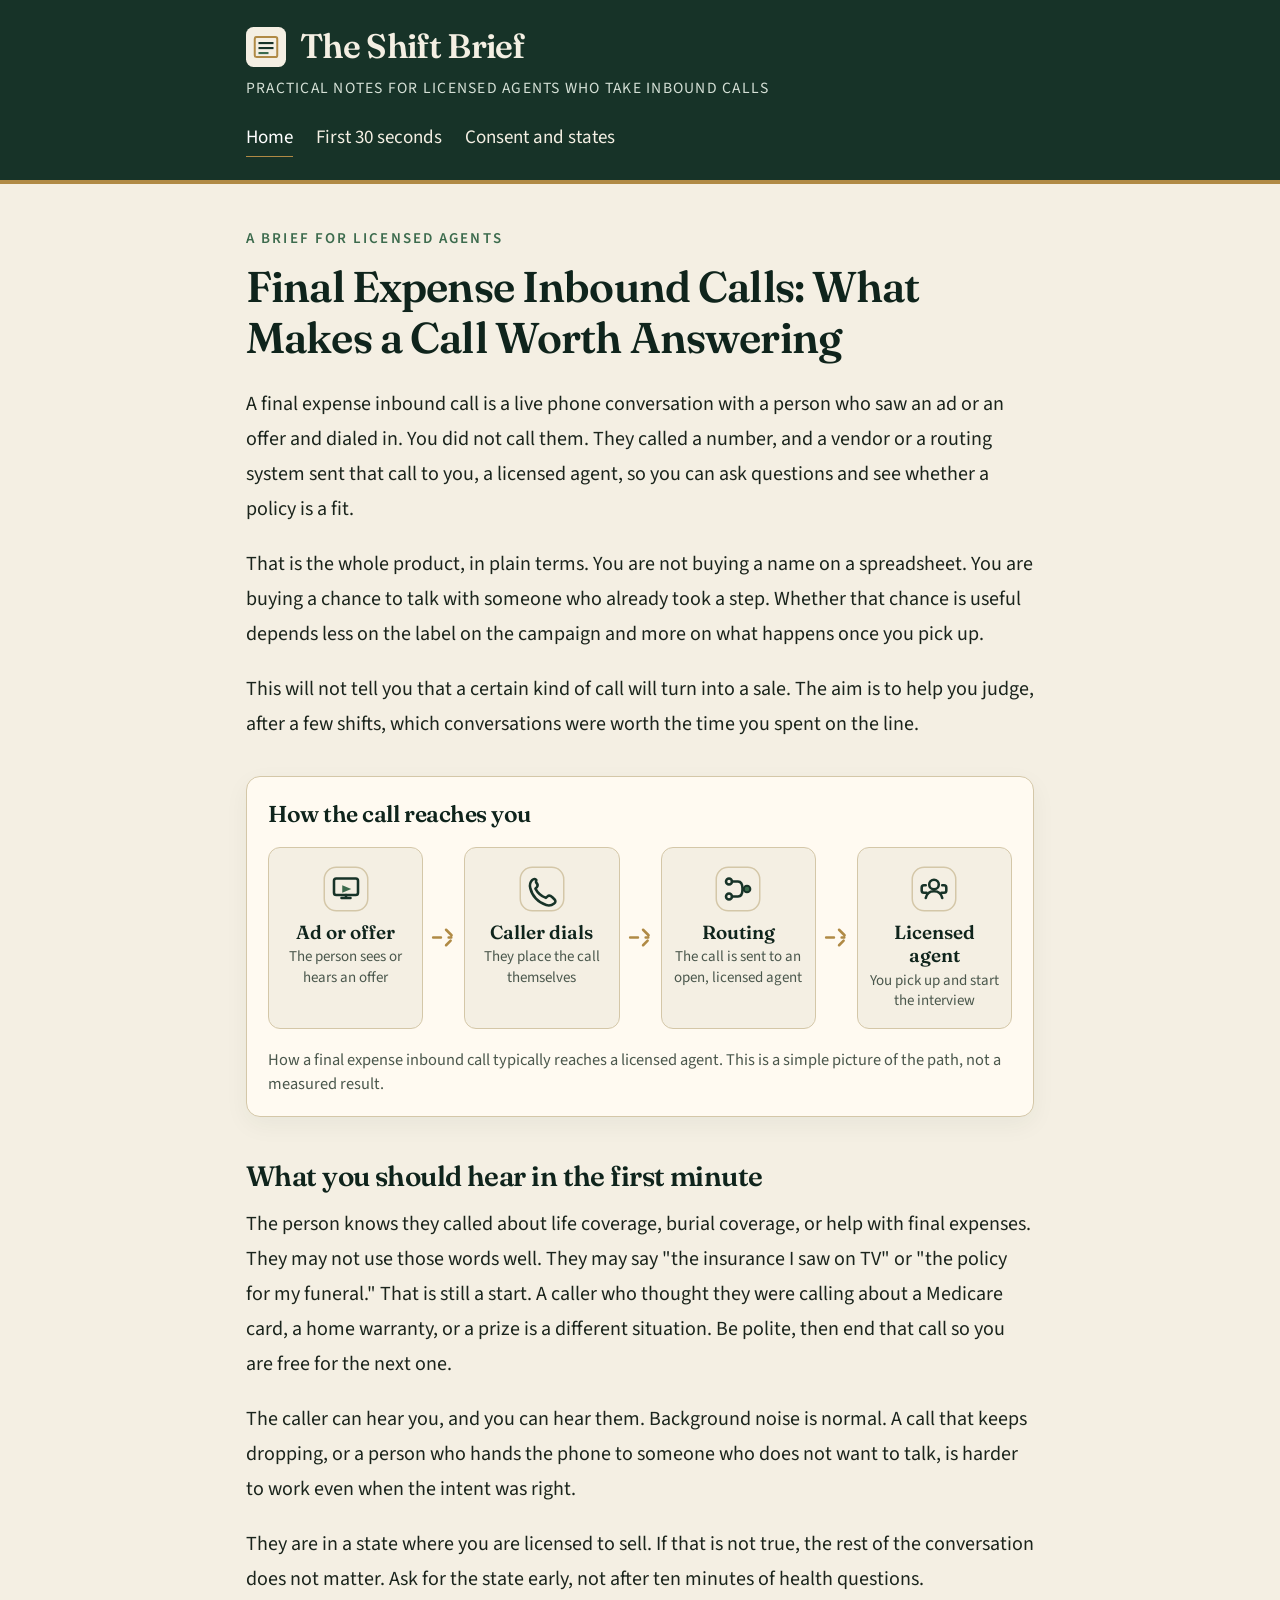
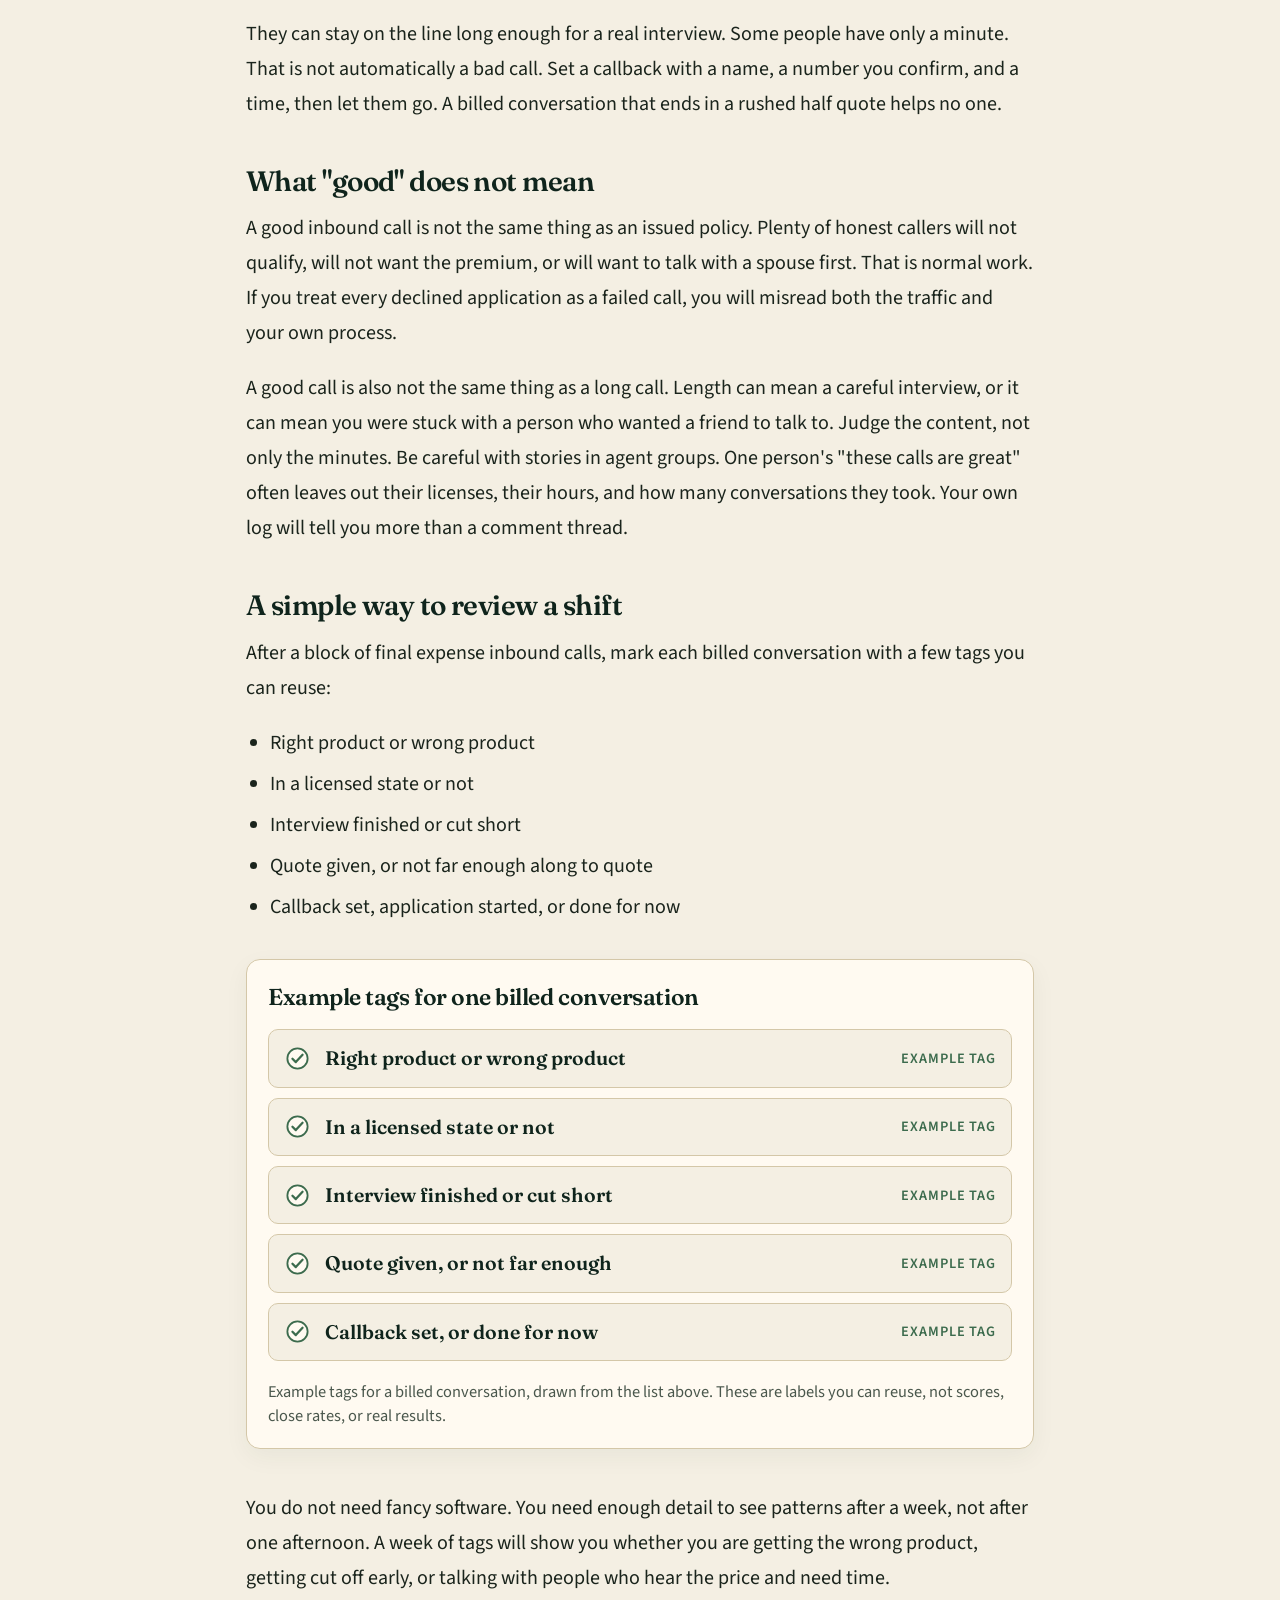
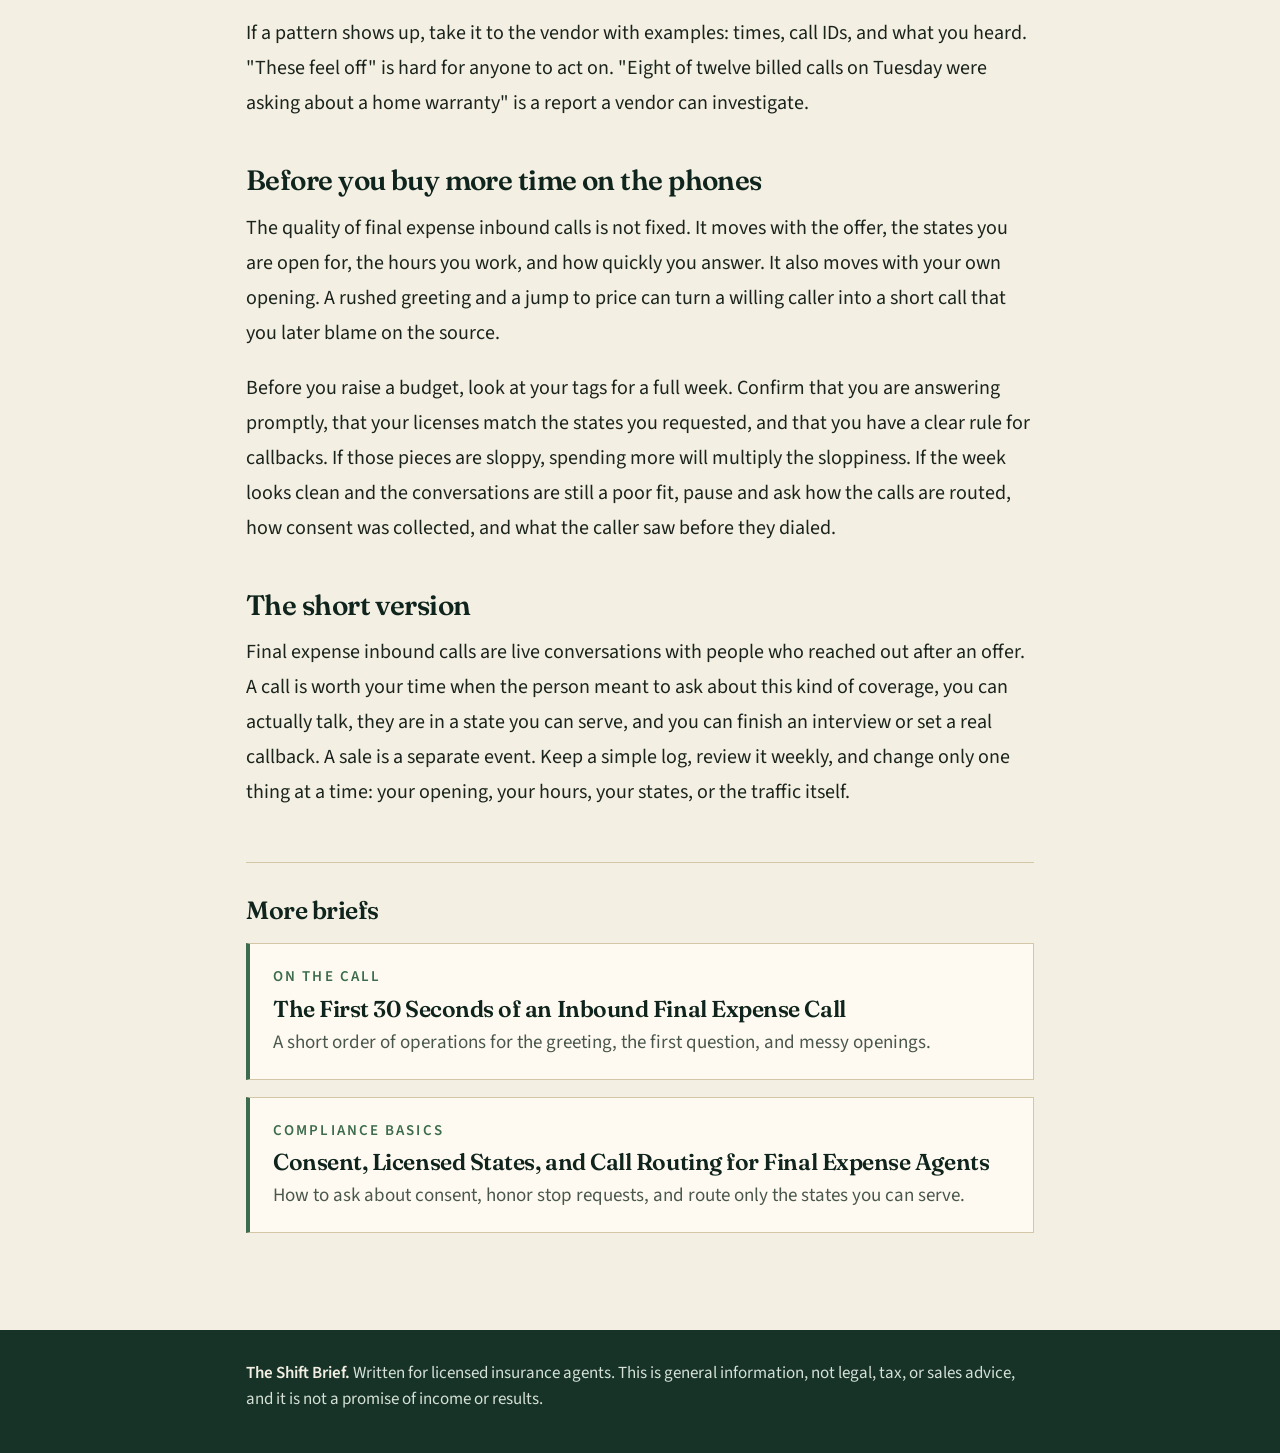
<file: index.html>
<!DOCTYPE html>
<html lang="en">
<head>
  <meta charset="utf-8">
  <meta name="viewport" content="width=device-width, initial-scale=1">
  <title>Final Expense Inbound Calls: What Makes a Call Worth Answering</title>
  <meta name="description" content="A practical brief for licensed agents on what makes final expense inbound calls worth answering, how to review a shift, and why a useful call is not the same thing as a sale.">
  <meta name="robots" content="index, follow">
  <link rel="canonical" href="https://fe-inbound-notes.github.io/">
  <meta property="og:title" content="Final Expense Inbound Calls: What Makes a Call Worth Answering">
  <meta property="og:description" content="A practical brief for licensed agents on what makes final expense inbound calls worth answering, how to review a shift, and why a useful call is not the same thing as a sale.">
  <meta property="og:url" content="https://fe-inbound-notes.github.io/">
  <meta property="og:type" content="website">
  <link rel="icon" href="favicon.svg" type="image/svg+xml">
  <link rel="preconnect" href="https://fonts.googleapis.com">
  <link rel="preconnect" href="https://fonts.gstatic.com" crossorigin>
  <link rel="stylesheet" href="https://fonts.googleapis.com/css2?family=Fraunces:opsz,wght@9..144,500;9..144,600;9..144,700&amp;family=Source+Sans+3:ital,wght@0,400;0,600;0,700;1,400&amp;display=swap">
  <link rel="stylesheet" href="./style.css">
</head>
<body>
  <a class="skip" href="#content">Skip to content</a>
  <header class="mast">
    <div class="inner">
      <a class="brand" href="./"><svg viewBox="0 0 32 32" aria-hidden="true"><rect width="32" height="32" rx="6" fill="#f4efe3"/><rect x="7" y="8" width="18" height="16" rx="1.5" fill="none" stroke="#b08a45" stroke-width="1.6"/><rect x="10" y="12" width="12" height="1.7" fill="#173328"/><rect x="10" y="16" width="12" height="1.7" fill="#173328"/><rect x="10" y="20" width="8" height="1.7" fill="#3c6b4d"/></svg><span class="wordmark">The Shift Brief</span></a>
      <p class="tagline">Practical notes for licensed agents who take inbound calls</p>
      <nav>
        <a href="./" aria-current="page">Home</a>
        <a href="first-thirty-seconds">First 30 seconds</a>
        <a href="consent-and-state-routing">Consent and states</a>
      </nav>
    </div>
  </header>
  <main id="content">
    <article class="inner">
      <span class="kicker">A brief for licensed agents</span>
      <h1>Final Expense Inbound Calls: What Makes a Call Worth Answering</h1>
<p>A final expense inbound call is a live phone conversation with a person who saw an ad or an offer and dialed in. You did not call them. They called a number, and a vendor or a routing system sent that call to you, a licensed agent, so you can ask questions and see whether a policy is a fit.</p>
<p>That is the whole product, in plain terms. You are not buying a name on a spreadsheet. You are buying a chance to talk with someone who already took a step. Whether that chance is useful depends less on the label on the campaign and more on what happens once you pick up.</p>
<p>This will not tell you that a certain kind of call will turn into a sale. The aim is to help you judge, after a few shifts, which conversations were worth the time you spent on the line.</p>
<figure class="visual visual-hub-flow">
  <p class="visual-title">How the call reaches you</p>
  <div class="visual-canvas" role="img" aria-label="Diagram of how a final expense inbound call typically reaches a licensed agent. An ad or offer is shown, the caller dials, the call is routed, then a licensed agent answers.">
    <div class="flow" aria-hidden="true">
  <div class="flow-step glow-1"><svg class="icon-lg" viewBox="0 0 32 32" aria-hidden="true" focusable="false"><rect x="1.5" y="1.5" width="29" height="29" rx="8" fill="#f4efe3" stroke="#d4c7a8" stroke-width="1"/><rect x="8" y="9" width="16" height="11" rx="1.5" fill="none" stroke="#173328" stroke-width="1.7" stroke-linecap="round" stroke-linejoin="round"/><path d="M13 22h6M16 20v2" fill="none" stroke="#173328" stroke-width="1.7" stroke-linecap="round" stroke-linejoin="round"/><path d="M13.5 13.5l6 2.5-6 2.5z" fill="#3c6b4d" stroke="none"/></svg><strong>Ad or offer</strong><span>The person sees or hears an offer</span></div>
  <div class="flow-join" aria-hidden="true"><svg class="join-right" viewBox="0 0 24 24" aria-hidden="true" focusable="false">
  <path d="M4 12h14M14 6l6 6-6 6" fill="none" stroke="#b08a45" stroke-width="2" stroke-linecap="round" stroke-linejoin="round"/>
</svg>
<svg class="join-down" viewBox="0 0 24 24" aria-hidden="true" focusable="false">
  <path d="M12 4v14M6 14l6 6 6-6" fill="none" stroke="#b08a45" stroke-width="2" stroke-linecap="round" stroke-linejoin="round"/>
</svg>
</div>
  <div class="flow-step glow-2"><svg class="icon-lg" viewBox="0 0 32 32" aria-hidden="true" focusable="false"><rect x="1.5" y="1.5" width="29" height="29" rx="8" fill="#f4efe3" stroke="#d4c7a8" stroke-width="1"/><path d="M12 11.5c1.2 1.2 1.4 2.3.6 3.2l-1 1c1.6 3.1 3.8 5 7 6.2l1.1-1c.9-.8 2-.5 3.2.6l1.5 1.5c.8.8.7 1.9-.3 2.7-1.4 1.1-3.3 1.6-5.3 1-5.3-1.6-9.4-6-10.6-11.3-.6-2.1 0-4 1.2-5.3.9-.9 2-.9 2.8-.2z" fill="none" stroke="#173328" stroke-width="1.7" stroke-linecap="round" stroke-linejoin="round"/></svg><strong>Caller dials</strong><span>They place the call themselves</span></div>
  <div class="flow-join" aria-hidden="true"><svg class="join-right" viewBox="0 0 24 24" aria-hidden="true" focusable="false">
  <path d="M4 12h14M14 6l6 6-6 6" fill="none" stroke="#b08a45" stroke-width="2" stroke-linecap="round" stroke-linejoin="round"/>
</svg>
<svg class="join-down" viewBox="0 0 24 24" aria-hidden="true" focusable="false">
  <path d="M12 4v14M6 14l6 6 6-6" fill="none" stroke="#b08a45" stroke-width="2" stroke-linecap="round" stroke-linejoin="round"/>
</svg>
</div>
  <div class="flow-step glow-3"><svg class="icon-lg" viewBox="0 0 32 32" aria-hidden="true" focusable="false"><rect x="1.5" y="1.5" width="29" height="29" rx="8" fill="#f4efe3" stroke="#d4c7a8" stroke-width="1"/><circle cx="10" cy="11" r="2" fill="none" stroke="#173328" stroke-width="1.7" stroke-linecap="round" stroke-linejoin="round"/><circle cx="10" cy="21" r="2" fill="none" stroke="#173328" stroke-width="1.7" stroke-linecap="round" stroke-linejoin="round"/><circle cx="22" cy="16" r="2.2" fill="#3c6b4d" stroke="#173328" stroke-width="1.4"/><path d="M12 11h4c2 0 3 1.5 3 5M12 21h4c2 0 3-1.5 3-5" fill="none" stroke="#173328" stroke-width="1.7" stroke-linecap="round" stroke-linejoin="round"/></svg><strong>Routing</strong><span>The call is sent to an open, licensed agent</span></div>
  <div class="flow-join" aria-hidden="true"><svg class="join-right" viewBox="0 0 24 24" aria-hidden="true" focusable="false">
  <path d="M4 12h14M14 6l6 6-6 6" fill="none" stroke="#b08a45" stroke-width="2" stroke-linecap="round" stroke-linejoin="round"/>
</svg>
<svg class="join-down" viewBox="0 0 24 24" aria-hidden="true" focusable="false">
  <path d="M12 4v14M6 14l6 6 6-6" fill="none" stroke="#b08a45" stroke-width="2" stroke-linecap="round" stroke-linejoin="round"/>
</svg>
</div>
  <div class="flow-step glow-4"><svg class="icon-lg" viewBox="0 0 32 32" aria-hidden="true" focusable="false"><rect x="1.5" y="1.5" width="29" height="29" rx="8" fill="#f4efe3" stroke="#d4c7a8" stroke-width="1"/><circle cx="16" cy="13" r="3.2" fill="none" stroke="#173328" stroke-width="1.7" stroke-linecap="round" stroke-linejoin="round"/><path d="M10.5 22c.6-3 2.6-4.5 5.5-4.5s4.9 1.5 5.5 4.5" fill="none" stroke="#173328" stroke-width="1.7" stroke-linecap="round" stroke-linejoin="round"/><path d="M10.5 13.5h-1.2c-.8 0-1.5.7-1.5 1.6V17c0 1 .7 1.5 1.5 1.5H11" fill="none" stroke="#173328" stroke-width="1.7" stroke-linecap="round" stroke-linejoin="round"/><path d="M21.5 13.5h1.2c.8 0 1.5.7 1.5 1.6V17c0 1-.7 1.5-1.5 1.5H21" fill="none" stroke="#173328" stroke-width="1.7" stroke-linecap="round" stroke-linejoin="round"/></svg><strong>Licensed agent</strong><span>You pick up and start the interview</span></div>
</div>
  </div>
  <figcaption>How a final expense inbound call typically reaches a licensed agent. This is a simple picture of the path, not a measured result.</figcaption>
</figure>
<h2>What you should hear in the first minute</h2>
<p>The person knows they called about life coverage, burial coverage, or help with final expenses. They may not use those words well. They may say &quot;the insurance I saw on TV&quot; or &quot;the policy for my funeral.&quot; That is still a start. A caller who thought they were calling about a Medicare card, a home warranty, or a prize is a different situation. Be polite, then end that call so you are free for the next one.</p>
<p>The caller can hear you, and you can hear them. Background noise is normal. A call that keeps dropping, or a person who hands the phone to someone who does not want to talk, is harder to work even when the intent was right.</p>
<p>They are in a state where you are licensed to sell. If that is not true, the rest of the conversation does not matter. Ask for the state early, not after ten minutes of health questions.</p>
<p>They can stay on the line long enough for a real interview. Some people have only a minute. That is not automatically a bad call. Set a callback with a name, a number you confirm, and a time, then let them go. A billed conversation that ends in a rushed half quote helps no one.</p>
<h2>What &quot;good&quot; does not mean</h2>
<p>A good inbound call is not the same thing as an issued policy. Plenty of honest callers will not qualify, will not want the premium, or will want to talk with a spouse first. That is normal work. If you treat every declined application as a failed call, you will misread both the traffic and your own process.</p>
<p>A good call is also not the same thing as a long call. Length can mean a careful interview, or it can mean you were stuck with a person who wanted a friend to talk to. Judge the content, not only the minutes. Be careful with stories in agent groups. One person&#x27;s &quot;these calls are great&quot; often leaves out their licenses, their hours, and how many conversations they took. Your own log will tell you more than a comment thread.</p>
<h2>A simple way to review a shift</h2>
<p>After a block of final expense inbound calls, mark each billed conversation with a few tags you can reuse:</p>
<ul>
<li>Right product or wrong product</li>
<li>In a licensed state or not</li>
<li>Interview finished or cut short</li>
<li>Quote given, or not far enough along to quote</li>
<li>Callback set, application started, or done for now</li>
</ul>
<figure class="visual visual-hub-review">
  <p class="visual-title">Example tags for one billed conversation</p>
  <div class="visual-canvas" role="img" aria-label="Example shift review card showing five labels you can mark on a billed conversation: right product, licensed state, interview finished, quote given, and callback set. These are sample labels, not scores or results.">
    <div class="tag-board" aria-hidden="true">
  <div class="tag-row"><svg class="tag-check" viewBox="0 0 24 24" aria-hidden="true" focusable="false">
  <circle cx="12" cy="12" r="9"/>
  <path d="M7.5 12.2l3 3 6-6.5"/>
</svg>
<strong>Right product or wrong product</strong><em>Example tag</em></div>
  <div class="tag-row"><svg class="tag-check" viewBox="0 0 24 24" aria-hidden="true" focusable="false">
  <circle cx="12" cy="12" r="9"/>
  <path d="M7.5 12.2l3 3 6-6.5"/>
</svg>
<strong>In a licensed state or not</strong><em>Example tag</em></div>
  <div class="tag-row"><svg class="tag-check" viewBox="0 0 24 24" aria-hidden="true" focusable="false">
  <circle cx="12" cy="12" r="9"/>
  <path d="M7.5 12.2l3 3 6-6.5"/>
</svg>
<strong>Interview finished or cut short</strong><em>Example tag</em></div>
  <div class="tag-row"><svg class="tag-check" viewBox="0 0 24 24" aria-hidden="true" focusable="false">
  <circle cx="12" cy="12" r="9"/>
  <path d="M7.5 12.2l3 3 6-6.5"/>
</svg>
<strong>Quote given, or not far enough</strong><em>Example tag</em></div>
  <div class="tag-row"><svg class="tag-check" viewBox="0 0 24 24" aria-hidden="true" focusable="false">
  <circle cx="12" cy="12" r="9"/>
  <path d="M7.5 12.2l3 3 6-6.5"/>
</svg>
<strong>Callback set, or done for now</strong><em>Example tag</em></div>
</div>
  </div>
  <figcaption>Example tags for a billed conversation, drawn from the list above. These are labels you can reuse, not scores, close rates, or real results.</figcaption>
</figure>
<p>You do not need fancy software. You need enough detail to see patterns after a week, not after one afternoon. A week of tags will show you whether you are getting the wrong product, getting cut off early, or talking with people who hear the price and need time.</p>
<p>If a pattern shows up, take it to the vendor with examples: times, call IDs, and what you heard. &quot;These feel off&quot; is hard for anyone to act on. &quot;Eight of twelve billed calls on Tuesday were asking about a home warranty&quot; is a report a vendor can investigate.</p>
<h2>Before you buy more time on the phones</h2>
<p>The quality of final expense inbound calls is not fixed. It moves with the offer, the states you are open for, the hours you work, and how quickly you answer. It also moves with your own opening. A rushed greeting and a jump to price can turn a willing caller into a short call that you later blame on the source.</p>
<p>Before you raise a budget, look at your tags for a full week. Confirm that you are answering promptly, that your licenses match the states you requested, and that you have a clear rule for callbacks. If those pieces are sloppy, spending more will multiply the sloppiness. If the week looks clean and the conversations are still a poor fit, pause and ask how the calls are routed, how consent was collected, and what the caller saw before they dialed.</p>
<h2>The short version</h2>
<p>Final expense inbound calls are live conversations with people who reached out after an offer. A call is worth your time when the person meant to ask about this kind of coverage, you can actually talk, they are in a state you can serve, and you can finish an interview or set a real callback. A sale is a separate event. Keep a simple log, review it weekly, and change only one thing at a time: your opening, your hours, your states, or the traffic itself.</p>
    </article>
    <div class="inner">
      <section class="more"><h2>More briefs</h2>
<a class="brief-card" href="first-thirty-seconds"><span class="kicker">On the call</span><h3>The First 30 Seconds of an Inbound Final Expense Call</h3><p>A short order of operations for the greeting, the first question, and messy openings.</p></a>
<a class="brief-card" href="consent-and-state-routing"><span class="kicker">Compliance basics</span><h3>Consent, Licensed States, and Call Routing for Final Expense Agents</h3><p>How to ask about consent, honor stop requests, and route only the states you can serve.</p></a>
</section>
      
    </div>
  </main>
  <footer>
    <div class="inner">
      <p><strong>The Shift Brief.</strong> Written for licensed insurance agents. This is general information, not legal, tax, or sales advice, and it is not a promise of income or results.</p>
    </div>
  </footer>
</body>
</html>
</file>
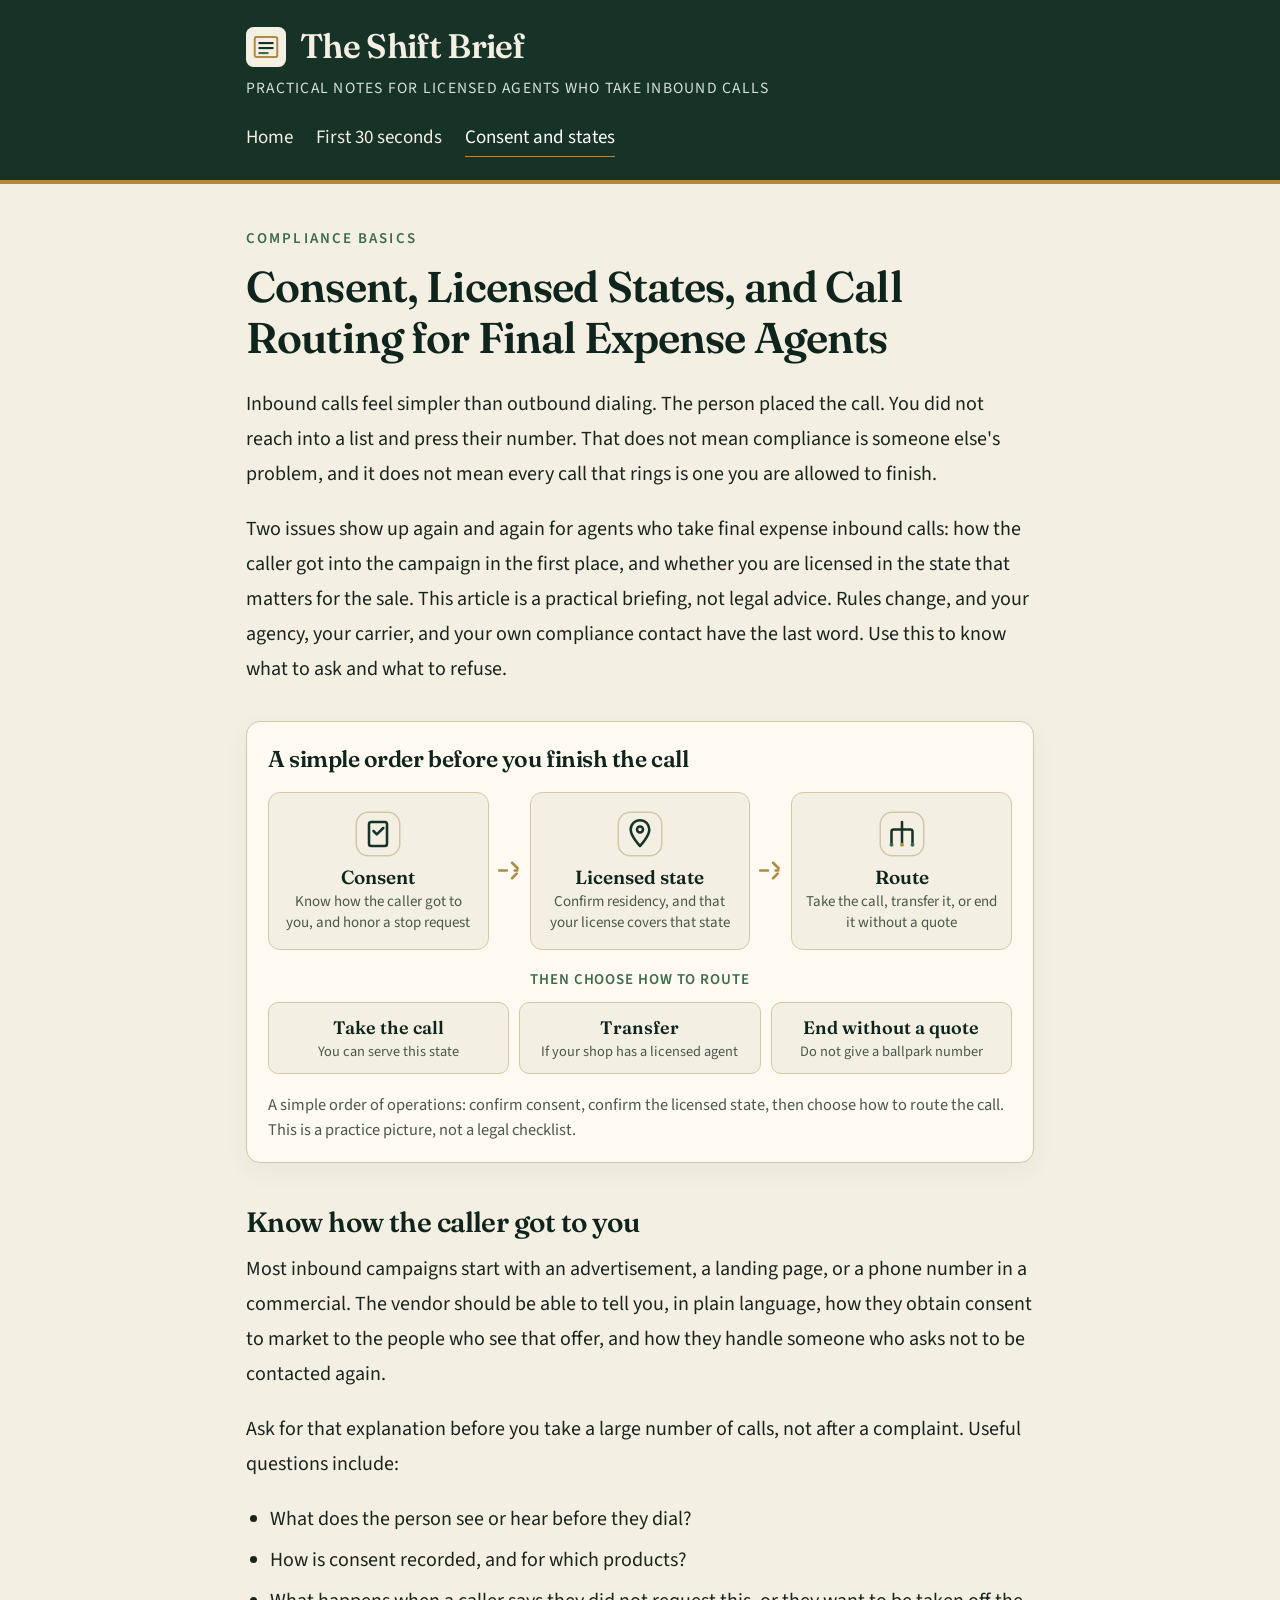
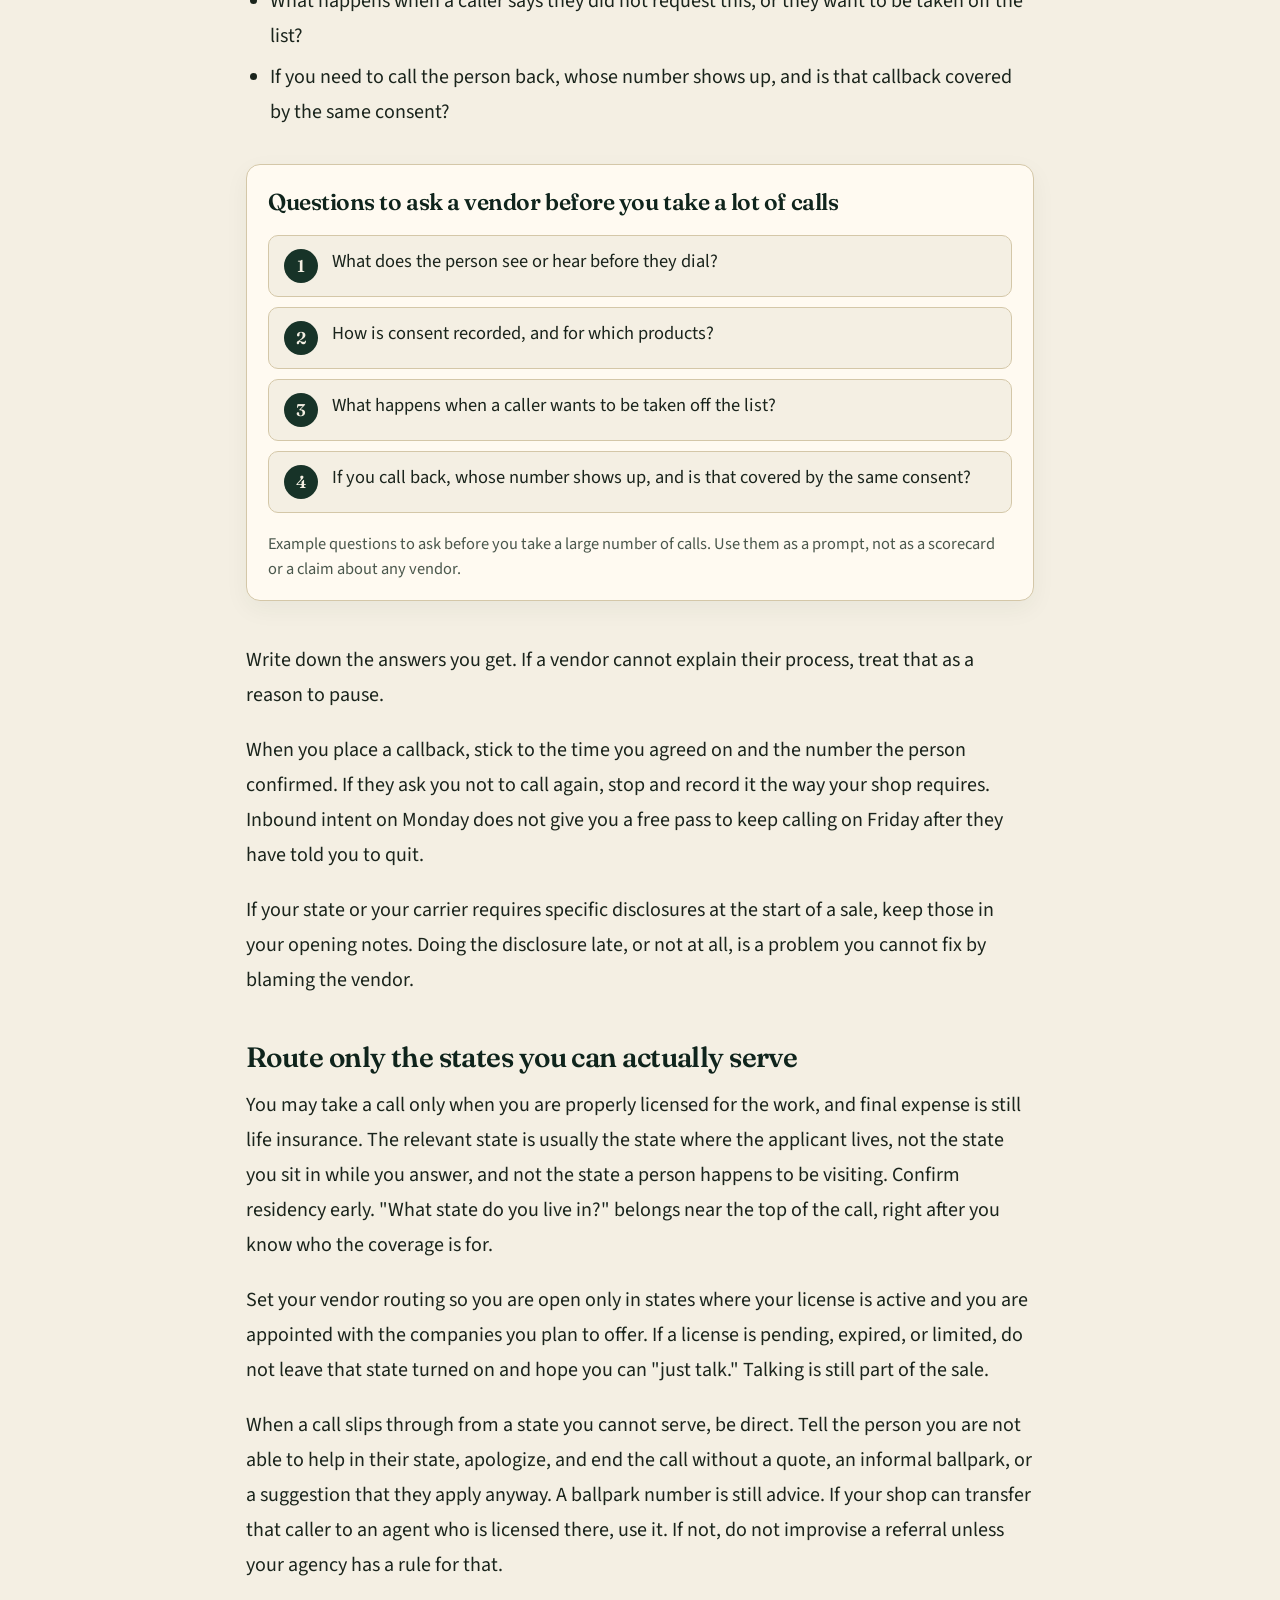
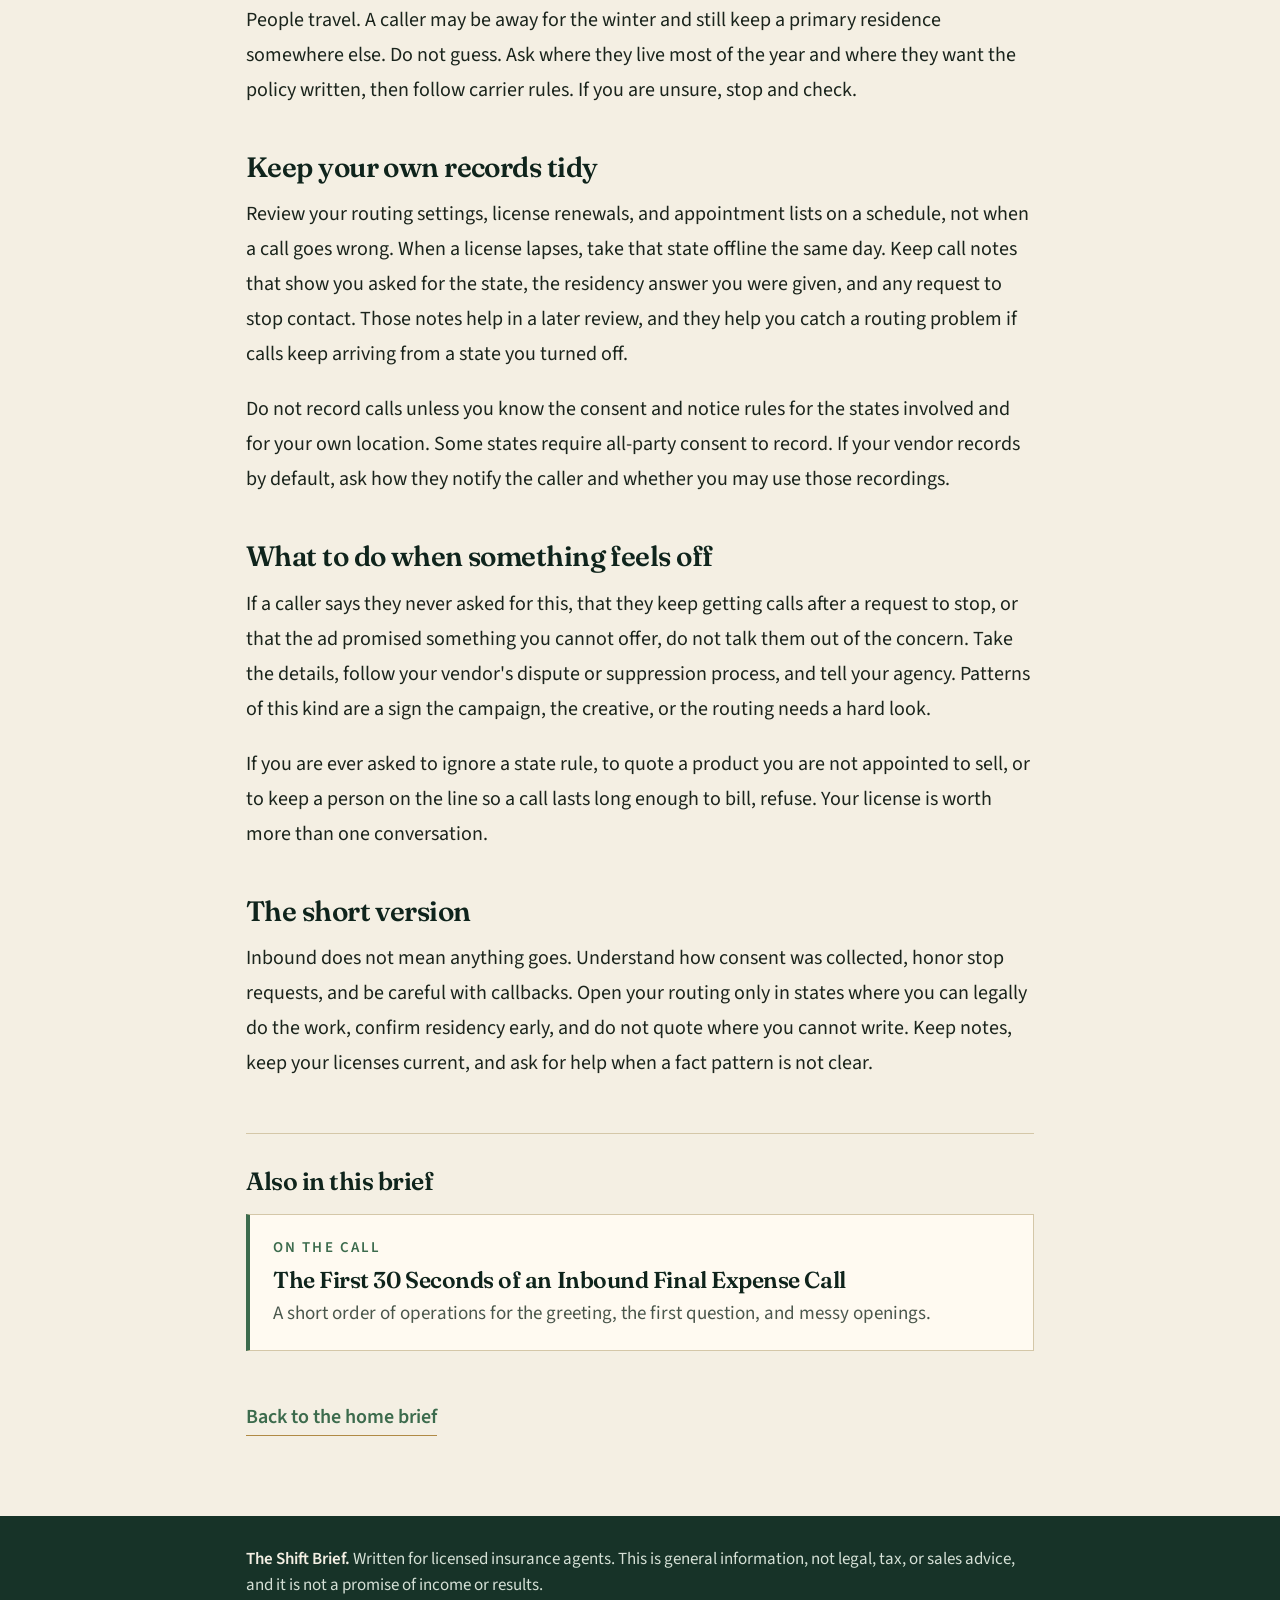
<file: consent-and-state-routing.html>
<!DOCTYPE html>
<html lang="en">
<head>
  <meta charset="utf-8">
  <meta name="viewport" content="width=device-width, initial-scale=1">
  <title>Consent, Licensed States, and Call Routing for Final Expense Agents | The Shift Brief</title>
  <meta name="description" content="A practical briefing for licensed agents on consent, callbacks, and licensed-state routing for final expense inbound calls. This is general information, not legal advice.">
  <meta name="robots" content="index, follow">
  <link rel="canonical" href="https://fe-inbound-notes.github.io/consent-and-state-routing">
  <meta property="og:title" content="Consent, Licensed States, and Call Routing for Final Expense Agents">
  <meta property="og:description" content="A practical briefing for licensed agents on consent, callbacks, and licensed-state routing for final expense inbound calls. This is general information, not legal advice.">
  <meta property="og:url" content="https://fe-inbound-notes.github.io/consent-and-state-routing">
  <meta property="og:type" content="article">
  <link rel="icon" href="favicon.svg" type="image/svg+xml">
  <link rel="preconnect" href="https://fonts.googleapis.com">
  <link rel="preconnect" href="https://fonts.gstatic.com" crossorigin>
  <link rel="stylesheet" href="https://fonts.googleapis.com/css2?family=Fraunces:opsz,wght@9..144,500;9..144,600;9..144,700&amp;family=Source+Sans+3:ital,wght@0,400;0,600;0,700;1,400&amp;display=swap">
  <link rel="stylesheet" href="./style.css">
</head>
<body>
  <a class="skip" href="#content">Skip to content</a>
  <header class="mast">
    <div class="inner">
      <a class="brand" href="./"><svg viewBox="0 0 32 32" aria-hidden="true"><rect width="32" height="32" rx="6" fill="#f4efe3"/><rect x="7" y="8" width="18" height="16" rx="1.5" fill="none" stroke="#b08a45" stroke-width="1.6"/><rect x="10" y="12" width="12" height="1.7" fill="#173328"/><rect x="10" y="16" width="12" height="1.7" fill="#173328"/><rect x="10" y="20" width="8" height="1.7" fill="#3c6b4d"/></svg><span class="wordmark">The Shift Brief</span></a>
      <p class="tagline">Practical notes for licensed agents who take inbound calls</p>
      <nav>
        <a href="./">Home</a>
        <a href="first-thirty-seconds">First 30 seconds</a>
        <a href="consent-and-state-routing" aria-current="page">Consent and states</a>
      </nav>
    </div>
  </header>
  <main id="content">
    <article class="inner">
      <span class="kicker">Compliance basics</span>
      <h1>Consent, Licensed States, and Call Routing for Final Expense Agents</h1>
<p>Inbound calls feel simpler than outbound dialing. The person placed the call. You did not reach into a list and press their number. That does not mean compliance is someone else&#x27;s problem, and it does not mean every call that rings is one you are allowed to finish.</p>
<p>Two issues show up again and again for agents who take final expense inbound calls: how the caller got into the campaign in the first place, and whether you are licensed in the state that matters for the sale. This article is a practical briefing, not legal advice. Rules change, and your agency, your carrier, and your own compliance contact have the last word. Use this to know what to ask and what to refuse.</p>
<figure class="visual visual-consent-flow">
  <p class="visual-title">A simple order before you finish the call</p>
  <div class="visual-canvas" role="img" aria-label="Flow diagram for finishing an inbound call in a responsible way. First, know that consent is in place and how it was collected. Next, confirm the caller's state and that you are licensed to serve them. Then route the call: take it, transfer it, or end it without a quote.">
    <div class="route-flow" aria-hidden="true">
  <div class="flow">
    <div class="flow-step glow-1"><svg class="icon-lg" viewBox="0 0 32 32" aria-hidden="true" focusable="false"><rect x="1.5" y="1.5" width="29" height="29" rx="8" fill="#f4efe3" stroke="#d4c7a8" stroke-width="1"/><rect x="10" y="8" width="12" height="16" rx="1.5" fill="none" stroke="#173328" stroke-width="1.7" stroke-linecap="round" stroke-linejoin="round"/><path d="M13 14l2.2 2.2L19.5 12" fill="none" stroke="#173328" stroke-width="1.7" stroke-linecap="round" stroke-linejoin="round"/></svg><strong>Consent</strong><span>Know how the caller got to you, and honor a stop request</span></div>
    <div class="flow-join" aria-hidden="true"><svg class="join-right" viewBox="0 0 24 24" aria-hidden="true" focusable="false">
  <path d="M4 12h14M14 6l6 6-6 6" fill="none" stroke="#b08a45" stroke-width="2" stroke-linecap="round" stroke-linejoin="round"/>
</svg>
<svg class="join-down" viewBox="0 0 24 24" aria-hidden="true" focusable="false">
  <path d="M12 4v14M6 14l6 6 6-6" fill="none" stroke="#b08a45" stroke-width="2" stroke-linecap="round" stroke-linejoin="round"/>
</svg>
</div>
    <div class="flow-step glow-2"><svg class="icon-lg" viewBox="0 0 32 32" aria-hidden="true" focusable="false"><rect x="1.5" y="1.5" width="29" height="29" rx="8" fill="#f4efe3" stroke="#d4c7a8" stroke-width="1"/><path d="M16 24s-6.2-6.5-6.2-11a6.2 6.2 0 1 1 12.4 0c0 4.5-6.2 11-6.2 11z" fill="none" stroke="#173328" stroke-width="1.7" stroke-linecap="round" stroke-linejoin="round"/><circle cx="16" cy="13" r="2" fill="none" stroke="#173328" stroke-width="1.7" stroke-linecap="round" stroke-linejoin="round"/></svg><strong>Licensed state</strong><span>Confirm residency, and that your license covers that state</span></div>
    <div class="flow-join" aria-hidden="true"><svg class="join-right" viewBox="0 0 24 24" aria-hidden="true" focusable="false">
  <path d="M4 12h14M14 6l6 6-6 6" fill="none" stroke="#b08a45" stroke-width="2" stroke-linecap="round" stroke-linejoin="round"/>
</svg>
<svg class="join-down" viewBox="0 0 24 24" aria-hidden="true" focusable="false">
  <path d="M12 4v14M6 14l6 6 6-6" fill="none" stroke="#b08a45" stroke-width="2" stroke-linecap="round" stroke-linejoin="round"/>
</svg>
</div>
    <div class="flow-step glow-3"><svg class="icon-lg" viewBox="0 0 32 32" aria-hidden="true" focusable="false"><rect x="1.5" y="1.5" width="29" height="29" rx="8" fill="#f4efe3" stroke="#d4c7a8" stroke-width="1"/><path d="M16 8v5" fill="none" stroke="#173328" stroke-width="1.7" stroke-linecap="round" stroke-linejoin="round"/><path d="M16 13h-5.5c-1 0-1.5.5-1.5 1.4V22" fill="none" stroke="#173328" stroke-width="1.7" stroke-linecap="round" stroke-linejoin="round"/><path d="M16 13h5.5c1 0 1.5.5 1.5 1.4V22" fill="none" stroke="#173328" stroke-width="1.7" stroke-linecap="round" stroke-linejoin="round"/><path d="M16 13v9" fill="none" stroke="#173328" stroke-width="1.7" stroke-linecap="round" stroke-linejoin="round"/><circle cx="9" cy="23.2" r="1.3" fill="#3c6b4d" stroke="none"/><circle cx="16" cy="23.2" r="1.3" fill="#b08a45" stroke="none"/><circle cx="23" cy="23.2" r="1.3" fill="#3c6b4d" stroke="none"/></svg><strong>Route</strong><span>Take the call, transfer it, or end it without a quote</span></div>
  </div>
  <p class="branch-label">Then choose how to route</p>
  <div class="branch">
    <div class="branch-item">Take the call<span>You can serve this state</span></div>
    <div class="branch-item">Transfer<span>If your shop has a licensed agent</span></div>
    <div class="branch-item">End without a quote<span>Do not give a ballpark number</span></div>
  </div>
</div>
  </div>
  <figcaption>A simple order of operations: confirm consent, confirm the licensed state, then choose how to route the call. This is a practice picture, not a legal checklist.</figcaption>
</figure>
<h2>Know how the caller got to you</h2>
<p>Most inbound campaigns start with an advertisement, a landing page, or a phone number in a commercial. The vendor should be able to tell you, in plain language, how they obtain consent to market to the people who see that offer, and how they handle someone who asks not to be contacted again.</p>
<p>Ask for that explanation before you take a large number of calls, not after a complaint. Useful questions include:</p>
<ul>
<li>What does the person see or hear before they dial?</li>
<li>How is consent recorded, and for which products?</li>
<li>What happens when a caller says they did not request this, or they want to be taken off the list?</li>
<li>If you need to call the person back, whose number shows up, and is that callback covered by the same consent?</li>
</ul>
<figure class="visual visual-consent-ask">
  <p class="visual-title">Questions to ask a vendor before you take a lot of calls</p>
  <div class="visual-canvas" role="img" aria-label="Four example questions to ask a vendor before you take a large number of calls: what the person sees or hears before they dial, how consent is recorded and for which products, what happens when someone wants off the list, and whose number shows up on a callback and whether that callback is covered by the same consent.">
    <div class="ask-list" aria-hidden="true">
  <div class="ask-row"><div class="ask-num">1</div><p>What does the person see or hear before they dial?</p></div>
  <div class="ask-row"><div class="ask-num">2</div><p>How is consent recorded, and for which products?</p></div>
  <div class="ask-row"><div class="ask-num">3</div><p>What happens when a caller wants to be taken off the list?</p></div>
  <div class="ask-row"><div class="ask-num">4</div><p>If you call back, whose number shows up, and is that covered by the same consent?</p></div>
</div>
  </div>
  <figcaption>Example questions to ask before you take a large number of calls. Use them as a prompt, not as a scorecard or a claim about any vendor.</figcaption>
</figure>
<p>Write down the answers you get. If a vendor cannot explain their process, treat that as a reason to pause.</p>
<p>When you place a callback, stick to the time you agreed on and the number the person confirmed. If they ask you not to call again, stop and record it the way your shop requires. Inbound intent on Monday does not give you a free pass to keep calling on Friday after they have told you to quit.</p>
<p>If your state or your carrier requires specific disclosures at the start of a sale, keep those in your opening notes. Doing the disclosure late, or not at all, is a problem you cannot fix by blaming the vendor.</p>
<h2>Route only the states you can actually serve</h2>
<p>You may take a call only when you are properly licensed for the work, and final expense is still life insurance. The relevant state is usually the state where the applicant lives, not the state you sit in while you answer, and not the state a person happens to be visiting. Confirm residency early. &quot;What state do you live in?&quot; belongs near the top of the call, right after you know who the coverage is for.</p>
<p>Set your vendor routing so you are open only in states where your license is active and you are appointed with the companies you plan to offer. If a license is pending, expired, or limited, do not leave that state turned on and hope you can &quot;just talk.&quot; Talking is still part of the sale.</p>
<p>When a call slips through from a state you cannot serve, be direct. Tell the person you are not able to help in their state, apologize, and end the call without a quote, an informal ballpark, or a suggestion that they apply anyway. A ballpark number is still advice. If your shop can transfer that caller to an agent who is licensed there, use it. If not, do not improvise a referral unless your agency has a rule for that.</p>
<p>People travel. A caller may be away for the winter and still keep a primary residence somewhere else. Do not guess. Ask where they live most of the year and where they want the policy written, then follow carrier rules. If you are unsure, stop and check.</p>
<h2>Keep your own records tidy</h2>
<p>Review your routing settings, license renewals, and appointment lists on a schedule, not when a call goes wrong. When a license lapses, take that state offline the same day. Keep call notes that show you asked for the state, the residency answer you were given, and any request to stop contact. Those notes help in a later review, and they help you catch a routing problem if calls keep arriving from a state you turned off.</p>
<p>Do not record calls unless you know the consent and notice rules for the states involved and for your own location. Some states require all-party consent to record. If your vendor records by default, ask how they notify the caller and whether you may use those recordings.</p>
<h2>What to do when something feels off</h2>
<p>If a caller says they never asked for this, that they keep getting calls after a request to stop, or that the ad promised something you cannot offer, do not talk them out of the concern. Take the details, follow your vendor&#x27;s dispute or suppression process, and tell your agency. Patterns of this kind are a sign the campaign, the creative, or the routing needs a hard look.</p>
<p>If you are ever asked to ignore a state rule, to quote a product you are not appointed to sell, or to keep a person on the line so a call lasts long enough to bill, refuse. Your license is worth more than one conversation.</p>
<h2>The short version</h2>
<p>Inbound does not mean anything goes. Understand how consent was collected, honor stop requests, and be careful with callbacks. Open your routing only in states where you can legally do the work, confirm residency early, and do not quote where you cannot write. Keep notes, keep your licenses current, and ask for help when a fact pattern is not clear.</p>
    </article>
    <div class="inner">
      <section class="more"><h2>Also in this brief</h2>
<a class="brief-card" href="first-thirty-seconds"><span class="kicker">On the call</span><h3>The First 30 Seconds of an Inbound Final Expense Call</h3><p>A short order of operations for the greeting, the first question, and messy openings.</p></a>
</section>
      <a class="back" href="./">Back to the home brief</a>
    </div>
  </main>
  <footer>
    <div class="inner">
      <p><strong>The Shift Brief.</strong> Written for licensed insurance agents. This is general information, not legal, tax, or sales advice, and it is not a promise of income or results.</p>
    </div>
  </footer>
</body>
</html>
</file>
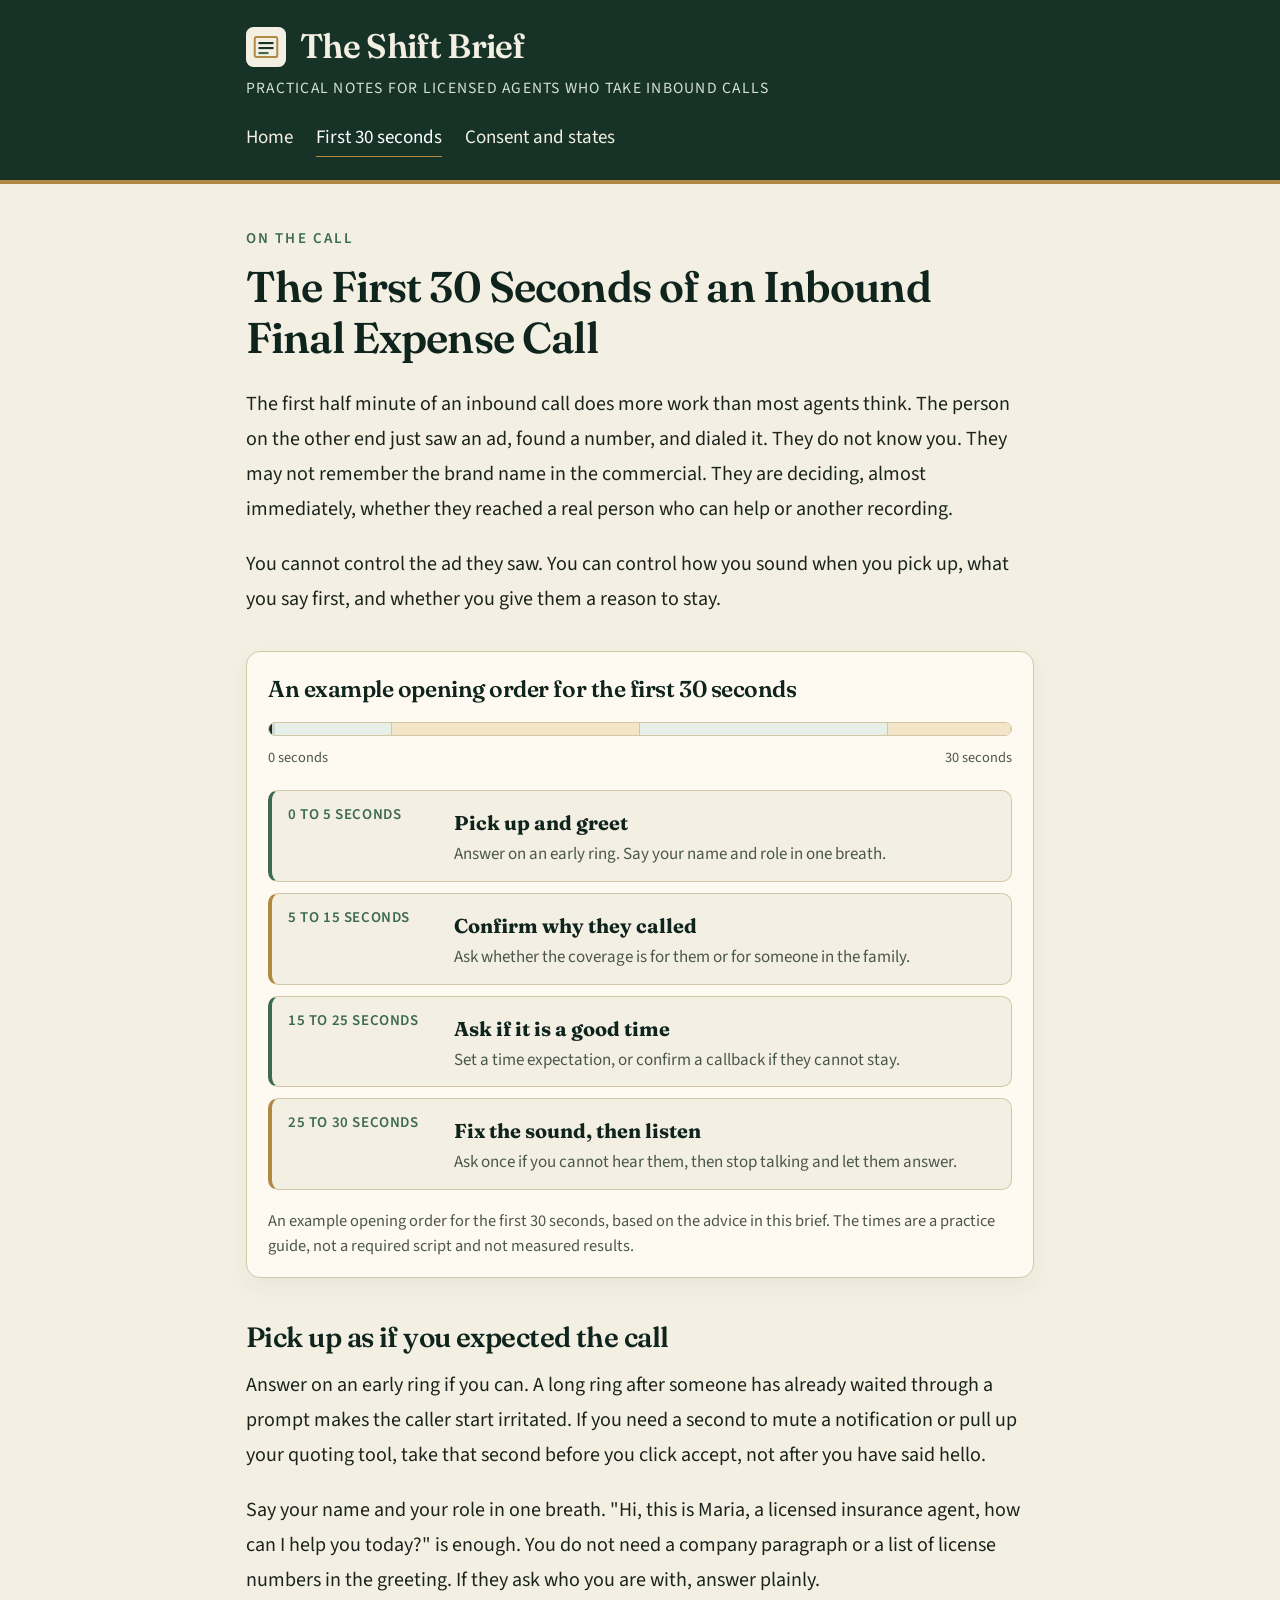
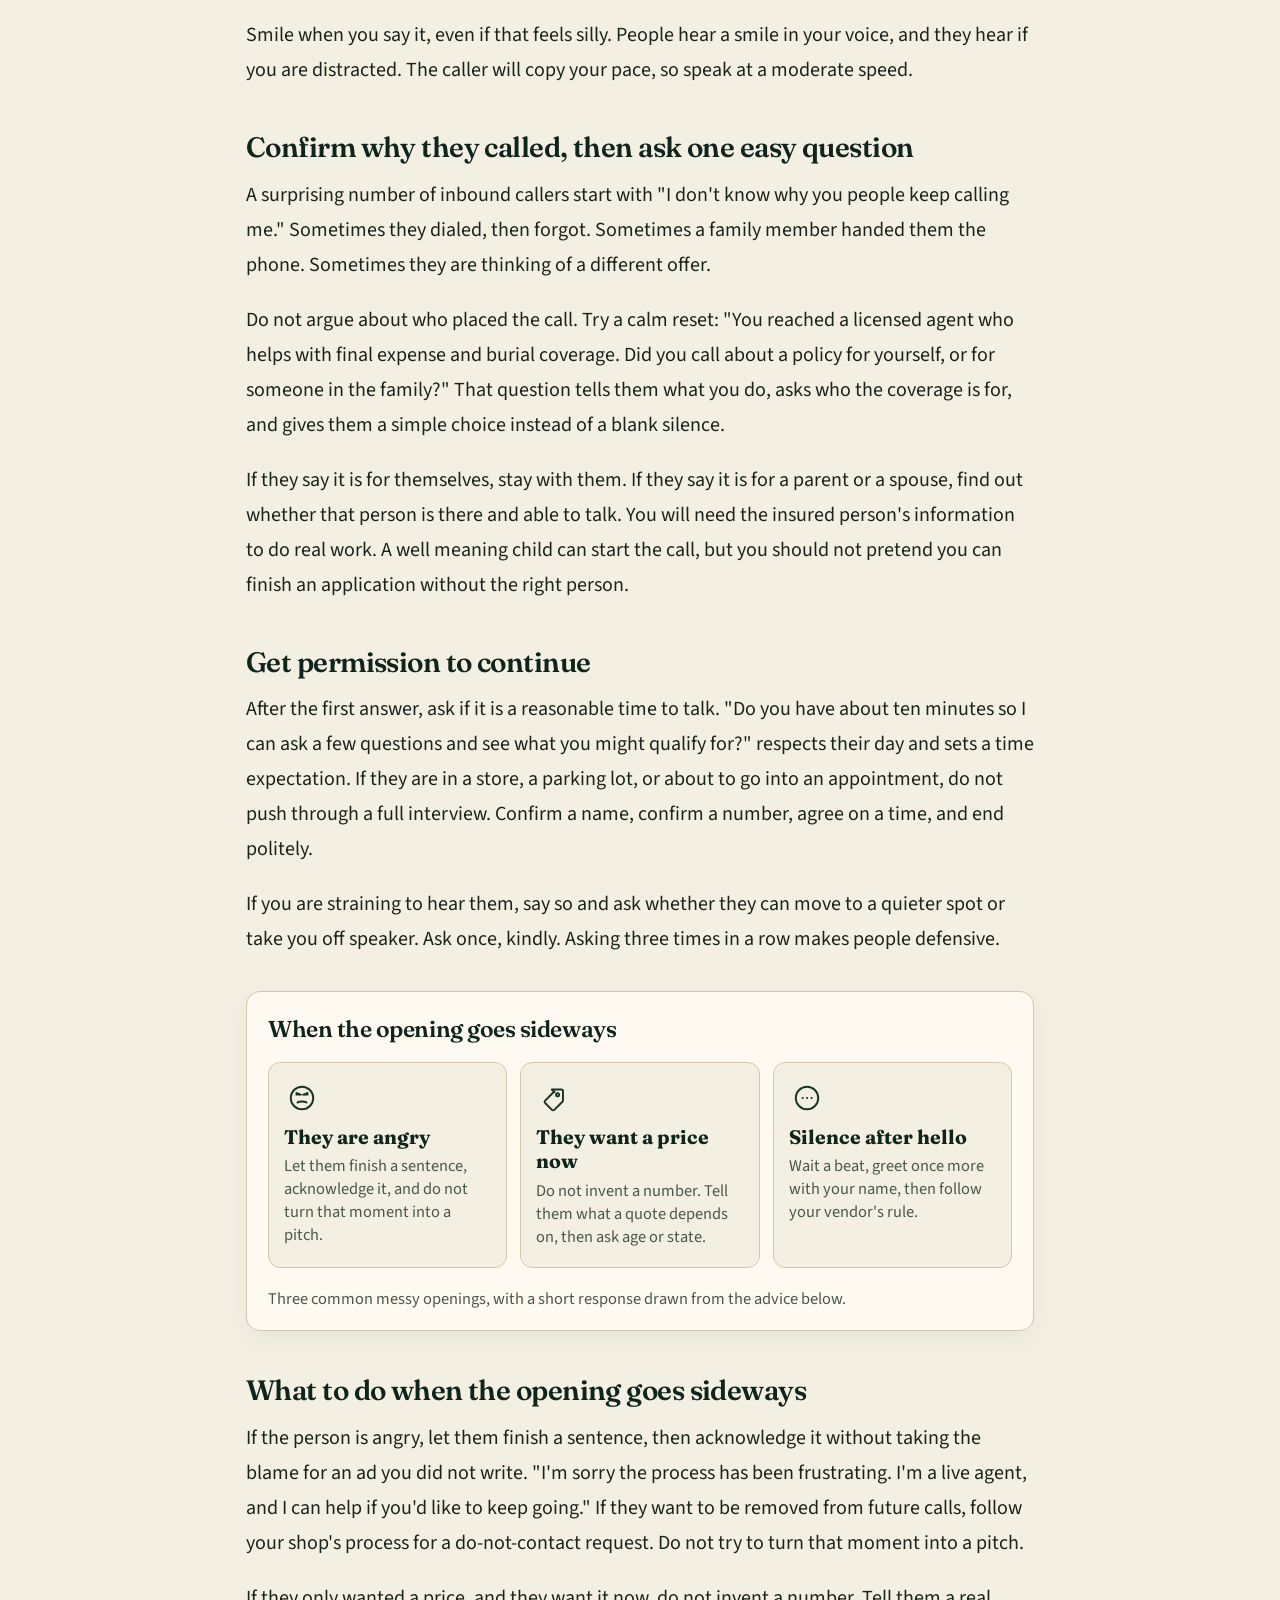
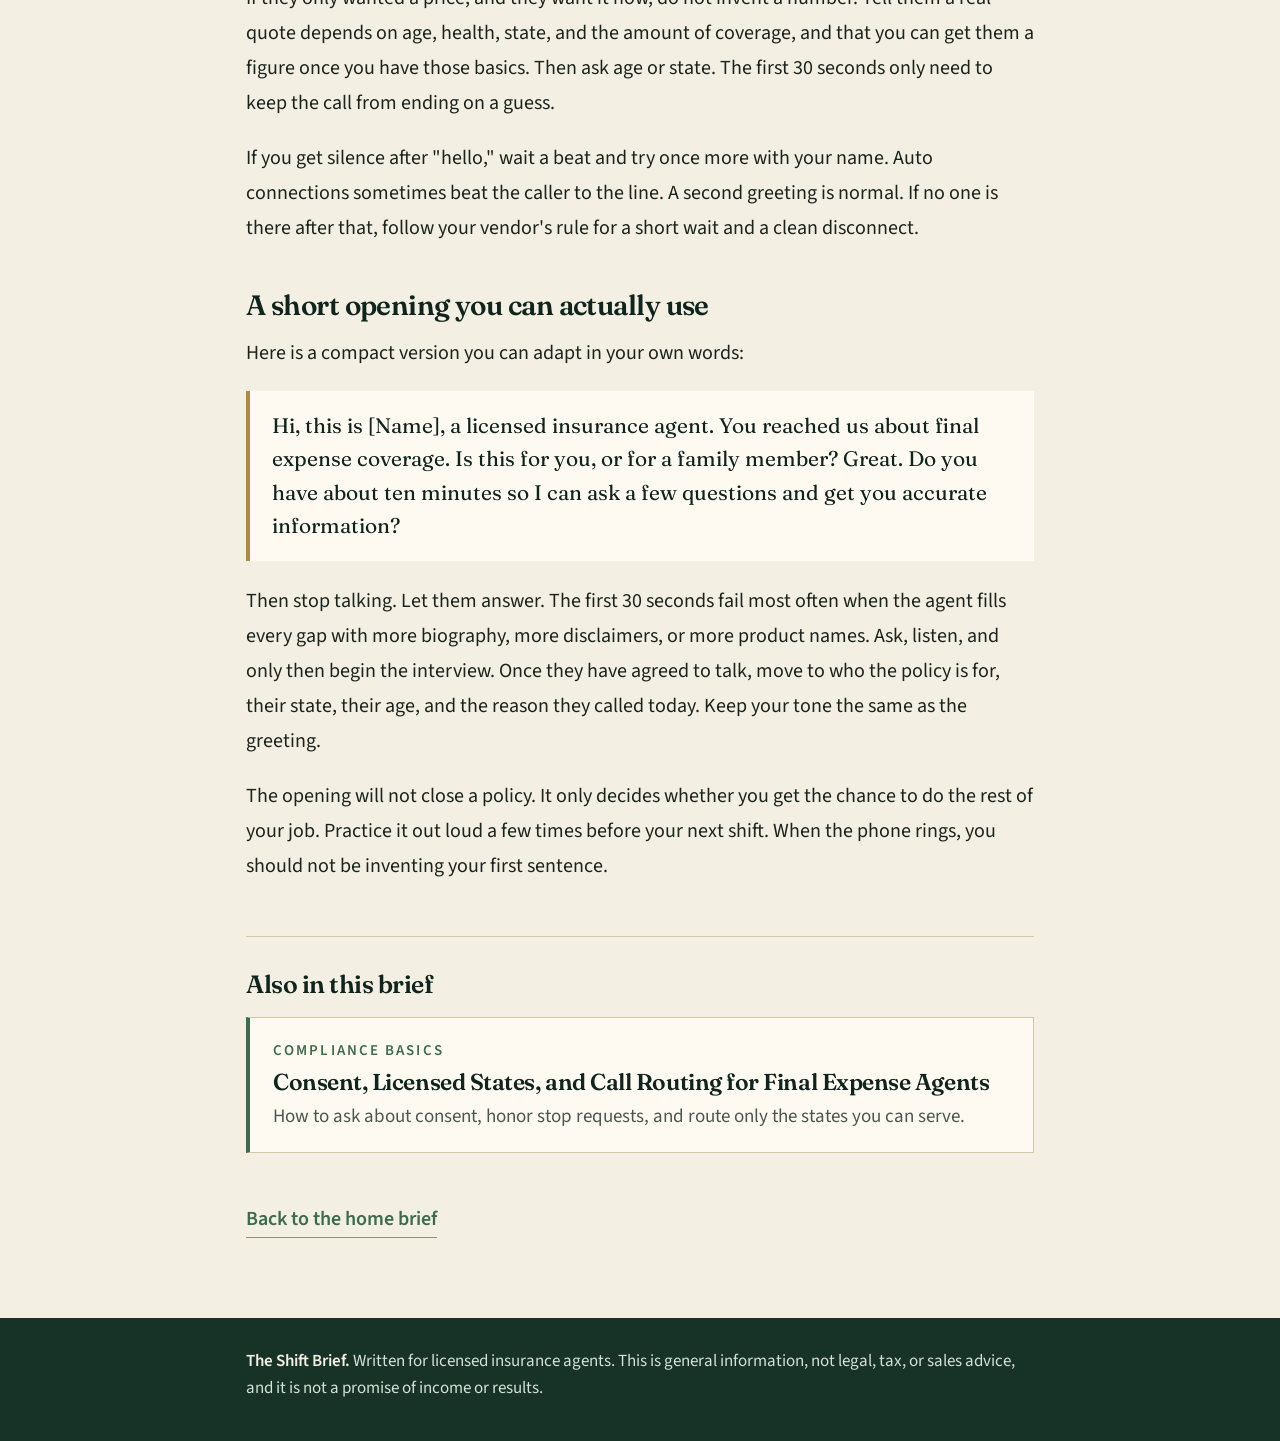
<file: first-thirty-seconds.html>
<!DOCTYPE html>
<html lang="en">
<head>
  <meta charset="utf-8">
  <meta name="viewport" content="width=device-width, initial-scale=1">
  <title>The First 30 Seconds of an Inbound Final Expense Call | The Shift Brief</title>
  <meta name="description" content="How licensed agents can handle the first 30 seconds of an inbound final expense call: the greeting, confirming why they called, and what to do when the opening goes sideways.">
  <meta name="robots" content="index, follow">
  <link rel="canonical" href="https://fe-inbound-notes.github.io/first-thirty-seconds">
  <meta property="og:title" content="The First 30 Seconds of an Inbound Final Expense Call">
  <meta property="og:description" content="How licensed agents can handle the first 30 seconds of an inbound final expense call: the greeting, confirming why they called, and what to do when the opening goes sideways.">
  <meta property="og:url" content="https://fe-inbound-notes.github.io/first-thirty-seconds">
  <meta property="og:type" content="article">
  <link rel="icon" href="favicon.svg" type="image/svg+xml">
  <link rel="preconnect" href="https://fonts.googleapis.com">
  <link rel="preconnect" href="https://fonts.gstatic.com" crossorigin>
  <link rel="stylesheet" href="https://fonts.googleapis.com/css2?family=Fraunces:opsz,wght@9..144,500;9..144,600;9..144,700&amp;family=Source+Sans+3:ital,wght@0,400;0,600;0,700;1,400&amp;display=swap">
  <link rel="stylesheet" href="./style.css">
</head>
<body>
  <a class="skip" href="#content">Skip to content</a>
  <header class="mast">
    <div class="inner">
      <a class="brand" href="./"><svg viewBox="0 0 32 32" aria-hidden="true"><rect width="32" height="32" rx="6" fill="#f4efe3"/><rect x="7" y="8" width="18" height="16" rx="1.5" fill="none" stroke="#b08a45" stroke-width="1.6"/><rect x="10" y="12" width="12" height="1.7" fill="#173328"/><rect x="10" y="16" width="12" height="1.7" fill="#173328"/><rect x="10" y="20" width="8" height="1.7" fill="#3c6b4d"/></svg><span class="wordmark">The Shift Brief</span></a>
      <p class="tagline">Practical notes for licensed agents who take inbound calls</p>
      <nav>
        <a href="./">Home</a>
        <a href="first-thirty-seconds" aria-current="page">First 30 seconds</a>
        <a href="consent-and-state-routing">Consent and states</a>
      </nav>
    </div>
  </header>
  <main id="content">
    <article class="inner">
      <span class="kicker">On the call</span>
      <h1>The First 30 Seconds of an Inbound Final Expense Call</h1>
<p>The first half minute of an inbound call does more work than most agents think. The person on the other end just saw an ad, found a number, and dialed it. They do not know you. They may not remember the brand name in the commercial. They are deciding, almost immediately, whether they reached a real person who can help or another recording.</p>
<p>You cannot control the ad they saw. You can control how you sound when you pick up, what you say first, and whether you give them a reason to stay.</p>
<figure class="visual visual-open-timeline">
  <p class="visual-title">An example opening order for the first 30 seconds</p>
  <div class="visual-canvas" role="img" aria-label="Example timeline of the first 30 seconds of an inbound call. From 0 to 5 seconds, pick up and greet with your name and role. From 5 to 15 seconds, confirm why they called and who coverage is for. From 15 to 25 seconds, ask if it is a reasonable time to talk. From 25 to 30 seconds, fix the sound if needed, then stop and listen. The times are a practice guide, not measured results.">
    <div aria-hidden="true">
  <div class="tline-rail"><i></i><i></i><i></i><i></i><span class="tline-playhead"></span></div>
  <div class="tline-scale"><span>0 seconds</span><span>30 seconds</span></div>
  <div class="tline-steps">
    <div class="tline-step"><time>0 to 5 seconds</time><div><strong>Pick up and greet</strong><span>Answer on an early ring. Say your name and role in one breath.</span></div></div>
    <div class="tline-step"><time>5 to 15 seconds</time><div><strong>Confirm why they called</strong><span>Ask whether the coverage is for them or for someone in the family.</span></div></div>
    <div class="tline-step"><time>15 to 25 seconds</time><div><strong>Ask if it is a good time</strong><span>Set a time expectation, or confirm a callback if they cannot stay.</span></div></div>
    <div class="tline-step"><time>25 to 30 seconds</time><div><strong>Fix the sound, then listen</strong><span>Ask once if you cannot hear them, then stop talking and let them answer.</span></div></div>
  </div>
</div>
  </div>
  <figcaption>An example opening order for the first 30 seconds, based on the advice in this brief. The times are a practice guide, not a required script and not measured results.</figcaption>
</figure>
<h2>Pick up as if you expected the call</h2>
<p>Answer on an early ring if you can. A long ring after someone has already waited through a prompt makes the caller start irritated. If you need a second to mute a notification or pull up your quoting tool, take that second before you click accept, not after you have said hello.</p>
<p>Say your name and your role in one breath. &quot;Hi, this is Maria, a licensed insurance agent, how can I help you today?&quot; is enough. You do not need a company paragraph or a list of license numbers in the greeting. If they ask who you are with, answer plainly.</p>
<p>Smile when you say it, even if that feels silly. People hear a smile in your voice, and they hear if you are distracted. The caller will copy your pace, so speak at a moderate speed.</p>
<h2>Confirm why they called, then ask one easy question</h2>
<p>A surprising number of inbound callers start with &quot;I don&#x27;t know why you people keep calling me.&quot; Sometimes they dialed, then forgot. Sometimes a family member handed them the phone. Sometimes they are thinking of a different offer.</p>
<p>Do not argue about who placed the call. Try a calm reset: &quot;You reached a licensed agent who helps with final expense and burial coverage. Did you call about a policy for yourself, or for someone in the family?&quot; That question tells them what you do, asks who the coverage is for, and gives them a simple choice instead of a blank silence.</p>
<p>If they say it is for themselves, stay with them. If they say it is for a parent or a spouse, find out whether that person is there and able to talk. You will need the insured person&#x27;s information to do real work. A well meaning child can start the call, but you should not pretend you can finish an application without the right person.</p>
<h2>Get permission to continue</h2>
<p>After the first answer, ask if it is a reasonable time to talk. &quot;Do you have about ten minutes so I can ask a few questions and see what you might qualify for?&quot; respects their day and sets a time expectation. If they are in a store, a parking lot, or about to go into an appointment, do not push through a full interview. Confirm a name, confirm a number, agree on a time, and end politely.</p>
<p>If you are straining to hear them, say so and ask whether they can move to a quieter spot or take you off speaker. Ask once, kindly. Asking three times in a row makes people defensive.</p>
<figure class="visual visual-open-sideways">
  <p class="visual-title">When the opening goes sideways</p>
  <div class="visual-canvas" role="img" aria-label="Three common messy openings and a short response for each. If they are angry, let them finish and acknowledge it, and do not turn it into a pitch. If they want a price now, do not invent a number, then ask age or state. If there is silence after hello, wait, greet once more, then follow your vendor rule.">
    <div class="sideways" aria-hidden="true">
  <div class="side-card"><svg viewBox="0 0 32 32" aria-hidden="true" focusable="false">
  <circle cx="16" cy="16" r="10" fill="none" stroke="#173328" stroke-width="1.7" stroke-linecap="round" stroke-linejoin="round"/>
  <path d="M11 13h4M17 13h4M12 20c1.2-1.2 6.8-1.2 8 0" fill="none" stroke="#173328" stroke-width="1.7" stroke-linecap="round" stroke-linejoin="round"/>
  <path d="M11 11.5l3 1.2M21 11.5l-3 1.2" fill="none" stroke="#173328" stroke-width="1.7" stroke-linecap="round" stroke-linejoin="round"/>
</svg>
<strong>They are angry</strong><span>Let them finish a sentence, acknowledge it, and do not turn that moment into a pitch.</span></div>
  <div class="side-card"><svg viewBox="0 0 32 32" aria-hidden="true" focusable="false">
  <path d="M14 8.5h8.5a1.5 1.5 0 0 1 1.5 1.5v8.2c0 .4-.2.8-.5 1.1l-7.2 7.2c-.6.6-1.5.6-2.1 0l-6.1-6.1c-.6-.6-.6-1.5 0-2.1l7.2-7.2c.3-.3.7-.5 1.2-.5z" fill="none" stroke="#173328" stroke-width="1.7" stroke-linecap="round" stroke-linejoin="round"/>
  <circle cx="19.2" cy="13.2" r="1.4" fill="none" stroke="#173328" stroke-width="1.7" stroke-linecap="round" stroke-linejoin="round"/>
</svg>
<strong>They want a price now</strong><span>Do not invent a number. Tell them what a quote depends on, then ask age or state.</span></div>
  <div class="side-card"><svg viewBox="0 0 32 32" aria-hidden="true" focusable="false">
  <circle cx="16" cy="16" r="10" fill="none" stroke="#173328" stroke-width="1.7" stroke-linecap="round" stroke-linejoin="round"/>
  <path d="M12 16h.2M16 16h.2M20 16h.2" fill="none" stroke="#173328" stroke-width="1.7" stroke-linecap="round" stroke-linejoin="round" stroke-width="2.4"/>
</svg>
<strong>Silence after hello</strong><span>Wait a beat, greet once more with your name, then follow your vendor's rule.</span></div>
</div>
  </div>
  <figcaption>Three common messy openings, with a short response drawn from the advice below.</figcaption>
</figure>
<h2>What to do when the opening goes sideways</h2>
<p>If the person is angry, let them finish a sentence, then acknowledge it without taking the blame for an ad you did not write. &quot;I&#x27;m sorry the process has been frustrating. I&#x27;m a live agent, and I can help if you&#x27;d like to keep going.&quot; If they want to be removed from future calls, follow your shop&#x27;s process for a do-not-contact request. Do not try to turn that moment into a pitch.</p>
<p>If they only wanted a price, and they want it now, do not invent a number. Tell them a real quote depends on age, health, state, and the amount of coverage, and that you can get them a figure once you have those basics. Then ask age or state. The first 30 seconds only need to keep the call from ending on a guess.</p>
<p>If you get silence after &quot;hello,&quot; wait a beat and try once more with your name. Auto connections sometimes beat the caller to the line. A second greeting is normal. If no one is there after that, follow your vendor&#x27;s rule for a short wait and a clean disconnect.</p>
<h2>A short opening you can actually use</h2>
<p>Here is a compact version you can adapt in your own words:</p>
<blockquote><p>Hi, this is [Name], a licensed insurance agent. You reached us about final expense coverage. Is this for you, or for a family member? Great. Do you have about ten minutes so I can ask a few questions and get you accurate information?</p></blockquote>
<p>Then stop talking. Let them answer. The first 30 seconds fail most often when the agent fills every gap with more biography, more disclaimers, or more product names. Ask, listen, and only then begin the interview. Once they have agreed to talk, move to who the policy is for, their state, their age, and the reason they called today. Keep your tone the same as the greeting.</p>
<p>The opening will not close a policy. It only decides whether you get the chance to do the rest of your job. Practice it out loud a few times before your next shift. When the phone rings, you should not be inventing your first sentence.</p>
    </article>
    <div class="inner">
      <section class="more"><h2>Also in this brief</h2>
<a class="brief-card" href="consent-and-state-routing"><span class="kicker">Compliance basics</span><h3>Consent, Licensed States, and Call Routing for Final Expense Agents</h3><p>How to ask about consent, honor stop requests, and route only the states you can serve.</p></a>
</section>
      <a class="back" href="./">Back to the home brief</a>
    </div>
  </main>
  <footer>
    <div class="inner">
      <p><strong>The Shift Brief.</strong> Written for licensed insurance agents. This is general information, not legal, tax, or sales advice, and it is not a promise of income or results.</p>
    </div>
  </footer>
</body>
</html>
</file>
<file: style.css>
:root {
  --cream: #f4efe3;
  --paper: #fffaf1;
  --ink: #1a241c;
  --muted: #4a574c;
  --forest: #173328;
  --forest-deep: #0f241c;
  --moss: #3c6b4d;
  --brass: #b08a45;
  --rule: #d4c7a8;
  --serif: "Fraunces", "Source Serif Pro", Georgia, "Times New Roman", serif;
  --sans: "Source Sans 3", "Source Sans Pro", "Segoe UI", system-ui, sans-serif;
}

* { box-sizing: border-box; }

html { font-size: 20px; }

body {
  margin: 0;
  background: var(--cream);
  color: var(--ink);
  font-family: var(--sans);
  line-height: 1.75;
  font-weight: 400;
}

.skip {
  position: absolute;
  left: 1rem;
  top: -3rem;
  background: var(--paper);
  color: var(--ink);
  padding: 0.4rem 0.7rem;
  z-index: 10;
}
.skip:focus { top: 0.6rem; }

.inner {
  max-width: 42rem;
  margin: 0 auto;
  padding: 0 1.3rem;
}

.mast {
  background: var(--forest);
  color: var(--cream);
  padding: 1.35rem 0 1.15rem;
  border-bottom: 4px solid var(--brass);
}

.brand {
  display: flex;
  align-items: center;
  gap: 0.7rem;
  text-decoration: none;
  color: var(--cream);
}

.brand svg { flex: 0 0 2rem; width: 2rem; height: 2rem; }

.wordmark {
  font-family: var(--serif);
  font-weight: 600;
  font-size: 1.7rem;
  letter-spacing: -0.02em;
  line-height: 1.1;
}

.tagline {
  margin: 0.4rem 0 0.95rem;
  font-size: 0.78rem;
  letter-spacing: 0.08em;
  text-transform: uppercase;
  color: #d5e0d6;
}

.mast nav { display: flex; flex-wrap: wrap; gap: 0.4rem 1.15rem; }

.mast nav a {
  color: var(--cream);
  text-decoration: none;
  font-size: 0.95rem;
  border-bottom: 1px solid transparent;
  padding-bottom: 0.05rem;
}

.mast nav a:hover,
.mast nav a[aria-current="page"] {
  border-bottom-color: var(--brass);
  color: #fff;
}

main { padding: 2.1rem 0 1rem; }

.kicker {
  display: block;
  font-size: 0.75rem;
  letter-spacing: 0.14em;
  text-transform: uppercase;
  color: var(--moss);
  font-weight: 600;
  margin: 0 0 0.45rem;
}

h1, h2, h3 {
  font-family: var(--serif);
  font-weight: 600;
  letter-spacing: -0.02em;
  line-height: 1.2;
  color: var(--forest-deep);
}

h1 {
  font-size: 2.15rem;
  margin: 0 0 1.15rem;
}

h2 {
  font-size: 1.4rem;
  margin: 2.15rem 0 0.65rem;
}

article p { margin: 0 0 1rem; }
article p:last-child { margin-bottom: 0; }

article ul {
  margin: 0 0 1.15rem;
  padding: 0 0 0 1.2rem;
}

article li { margin: 0 0 0.3rem; }

blockquote {
  margin: 0 0 1.15rem;
  padding: 0.9rem 1.1rem;
  background: var(--paper);
  border-left: 4px solid var(--brass);
  font-family: var(--serif);
  font-size: 1.05rem;
  line-height: 1.6;
  color: var(--forest-deep);
}

blockquote p { margin: 0; }

.more {
  margin: 2.6rem 0 0;
  padding-top: 1.6rem;
  border-top: 1px solid var(--rule);
}

.more h2 {
  margin-top: 0;
  margin-bottom: 0.9rem;
  font-size: 1.25rem;
}

.brief-card {
  display: block;
  background: var(--paper);
  border: 1px solid var(--rule);
  border-left: 4px solid var(--moss);
  padding: 1rem 1.15rem 1.05rem;
  margin: 0 0 0.85rem;
  text-decoration: none;
  color: inherit;
}

.brief-card:hover { border-left-color: var(--brass); }

.brief-card .kicker { margin-bottom: 0.25rem; }

.brief-card h3 {
  font-size: 1.15rem;
  margin: 0 0 0.3rem;
}

.brief-card p {
  margin: 0;
  color: var(--muted);
  font-size: 0.95rem;
  line-height: 1.5;
}

.back {
  display: inline-block;
  margin-top: 1.6rem;
  color: var(--moss);
  font-weight: 600;
  text-decoration: none;
  border-bottom: 1px solid var(--brass);
}

.back:hover { color: var(--forest); }

footer {
  margin-top: 3rem;
  background: var(--forest);
  color: #d5e0d6;
  font-size: 0.85rem;
  line-height: 1.55;
  padding: 1.5rem 0 2rem;
}

footer .inner p { margin: 0; }
footer strong { color: var(--cream); font-weight: 600; }

a { color: var(--moss); }
article a { text-decoration-color: var(--brass); text-underline-offset: 0.15em; }
article a:hover { color: var(--forest); }

@media (max-width: 640px) {
  html { font-size: 18px; }
  h1 { font-size: 1.75rem; }
  .wordmark { font-size: 1.5rem; }
  main { padding-top: 1.5rem; }
}

.visual {
  margin: 1.7rem 0 2.1rem;
  padding: 1.15rem 1.05rem 0.95rem;
  background: var(--paper);
  border: 1px solid var(--rule);
  border-radius: 14px;
  box-shadow: 0 8px 24px rgba(23, 51, 40, 0.05);
}

.visual-title {
  font-family: var(--serif);
  font-weight: 600;
  font-size: 1.15rem;
  color: var(--forest-deep);
  letter-spacing: -0.02em;
  margin: 0 0 0.9rem;
  line-height: 1.25;
}

.visual figcaption {
  margin: 0.95rem 0 0;
  font-size: 0.82rem;
  line-height: 1.5;
  color: var(--muted);
}

.visual figcaption em {
  font-style: italic;
}

.icon-lg {
  width: 2.4rem;
  height: 2.4rem;
  margin: 0 auto;
  display: block;
}

/* ----- Call flow (hub) ----- */
.flow {
  display: grid;
  grid-template-columns: 1fr auto 1fr auto 1fr auto 1fr;
  align-items: stretch;
  gap: 0.2rem 0.25rem;
}

.flow-step {
  background: var(--cream);
  border: 1px solid var(--rule);
  border-radius: 12px;
  padding: 0.85rem 0.55rem 0.8rem;
  text-align: center;
  opacity: 0;
  transform: translateY(10px);
  animation: step-in 0.6s ease forwards;
}

.flow-step:nth-child(1) { animation-delay: 0.05s; }
.flow-step:nth-child(3) { animation-delay: 0.35s; }
.flow-step:nth-child(5) { animation-delay: 0.65s; }
.flow-step:nth-child(7) { animation-delay: 0.95s; }

.flow-step strong {
  display: block;
  font-family: var(--serif);
  font-size: 0.95rem;
  font-weight: 600;
  color: var(--forest-deep);
  margin: 0.4rem 0 0.15rem;
  line-height: 1.25;
}

.flow-step span {
  display: block;
  font-size: 0.75rem;
  line-height: 1.35;
  color: var(--muted);
}

.flow-join {
  display: flex;
  align-items: center;
  justify-content: center;
  min-width: 1.5rem;
}

.flow-join svg { width: 1.55rem; height: 1.55rem; }
.flow-join .join-down { display: none; }

.flow-join path,
.flow-join line {
  stroke-dasharray: 6 6;
  animation: dash-move 0.9s linear infinite;
}

.flow-step.glow-1 { animation: step-in 0.6s 0.05s ease forwards, glow 8s 1.6s ease-in-out infinite; }
.flow-step.glow-2 { animation: step-in 0.6s 0.35s ease forwards, glow 8s 3.4s ease-in-out infinite; }
.flow-step.glow-3 { animation: step-in 0.6s 0.65s ease forwards, glow 8s 5.2s ease-in-out infinite; }
.flow-step.glow-4 { animation: step-in 0.6s 0.95s ease forwards, glow 8s 7s ease-in-out infinite; }

/* ----- Review tags (hub) ----- */
.tag-board {
  display: flex;
  flex-direction: column;
  gap: 0.5rem;
}

.tag-row {
  display: flex;
  align-items: center;
  gap: 0.7rem;
  background: var(--cream);
  border: 1px solid var(--rule);
  border-radius: 10px;
  padding: 0.55rem 0.75rem;
  opacity: 0;
  transform: translateX(-8px);
  animation: step-in 0.5s ease forwards;
}

.tag-row:nth-child(1) { animation-delay: 0.1s; }
.tag-row:nth-child(2) { animation-delay: 0.25s; }
.tag-row:nth-child(3) { animation-delay: 0.4s; }
.tag-row:nth-child(4) { animation-delay: 0.55s; }
.tag-row:nth-child(5) { animation-delay: 0.7s; }

.tag-check {
  flex: 0 0 1.35rem;
  width: 1.35rem;
  height: 1.35rem;
}

.tag-check circle {
  fill: var(--paper);
  stroke: var(--moss);
  stroke-width: 1.6;
}

.tag-check path {
  fill: none;
  stroke: var(--moss);
  stroke-width: 2;
  stroke-linecap: round;
  stroke-linejoin: round;
  stroke-dasharray: 18;
  stroke-dashoffset: 18;
  animation: check-draw 0.4s ease forwards;
}

.tag-row:nth-child(1) path { animation-delay: 0.35s; }
.tag-row:nth-child(2) path { animation-delay: 0.55s; }
.tag-row:nth-child(3) path { animation-delay: 0.75s; }
.tag-row:nth-child(4) path { animation-delay: 0.95s; }
.tag-row:nth-child(5) path { animation-delay: 1.15s; }

.tag-row strong {
  font-family: var(--serif);
  font-weight: 600;
  font-size: 0.98rem;
  color: var(--forest-deep);
}

.tag-row em {
  margin-left: auto;
  font-style: normal;
  font-size: 0.72rem;
  letter-spacing: 0.06em;
  text-transform: uppercase;
  color: var(--moss);
  font-weight: 600;
  white-space: nowrap;
  flex-shrink: 0;
}

/* ----- Opening timeline ----- */
.tline-rail {
  position: relative;
  height: 0.7rem;
  background: var(--cream);
  border: 1px solid var(--rule);
  border-radius: 999px;
  overflow: hidden;
  display: grid;
  grid-template-columns: 16.6% 33.4% 33.4% 16.6%;
  margin: 0 0 0.45rem;
}

.tline-rail i {
  display: block;
  height: 100%;
  border-right: 1px solid var(--rule);
}
.tline-rail i:last-child { border-right: 0; }
.tline-rail i:nth-child(odd) { background: #e6efe8; }
.tline-rail i:nth-child(even) { background: #f3e6c8; }

.tline-playhead {
  position: absolute;
  top: -3px;
  bottom: -3px;
  left: 0;
  width: 3px;
  border-radius: 2px;
  background: var(--forest);
  animation: playhead 8s linear infinite;
  box-shadow: 0 0 0 3px rgba(23, 51, 40, 0.12);
}

.tline-scale {
  display: flex;
  justify-content: space-between;
  font-size: 0.72rem;
  color: var(--muted);
  margin-bottom: 1rem;
}

.tline-steps {
  display: grid;
  gap: 0.55rem;
}

.tline-step {
  display: grid;
  grid-template-columns: 7.5rem 1fr;
  gap: 0.8rem;
  align-items: start;
  padding: 0.7rem 0.8rem;
  background: var(--cream);
  border: 1px solid var(--rule);
  border-left: 4px solid var(--moss);
  border-radius: 10px;
  opacity: 0;
  animation: step-in 0.5s ease forwards;
}

.tline-step:nth-child(1) { animation-delay: 0.1s; border-left-color: #3c6b4d; }
.tline-step:nth-child(2) { animation-delay: 0.3s; border-left-color: #b08a45; }
.tline-step:nth-child(3) { animation-delay: 0.5s; border-left-color: #3c6b4d; }
.tline-step:nth-child(4) { animation-delay: 0.7s; border-left-color: #b08a45; }

.tline-step time {
  display: block;
  font-size: 0.75rem;
  font-weight: 600;
  letter-spacing: 0.04em;
  text-transform: uppercase;
  color: var(--moss);
  line-height: 1.3;
}

.tline-step strong {
  display: block;
  font-family: var(--serif);
  font-size: 1rem;
  color: var(--forest-deep);
  margin: 0 0 0.15rem;
}

.tline-step span {
  display: block;
  font-size: 0.85rem;
  color: var(--muted);
  line-height: 1.4;
}

/* ----- Sideways cards ----- */
.sideways {
  display: grid;
  grid-template-columns: 1fr 1fr 1fr;
  gap: 0.65rem;
}

.side-card {
  background: var(--cream);
  border: 1px solid var(--rule);
  border-radius: 12px;
  padding: 0.85rem 0.75rem 0.9rem;
  opacity: 0;
  transform: translateY(8px);
  animation: step-in 0.5s ease forwards;
}

.side-card:nth-child(1) { animation-delay: 0.1s; }
.side-card:nth-child(2) { animation-delay: 0.3s; }
.side-card:nth-child(3) { animation-delay: 0.5s; }

.side-card svg {
  width: 1.8rem;
  height: 1.8rem;
  display: block;
  margin-bottom: 0.45rem;
}

.side-card strong {
  display: block;
  font-family: var(--serif);
  font-size: 0.98rem;
  color: var(--forest-deep);
  margin: 0 0 0.3rem;
  line-height: 1.25;
}

.side-card span {
  display: block;
  font-size: 0.82rem;
  line-height: 1.4;
  color: var(--muted);
}

/* ----- Consent flow + branch ----- */
.route-flow .flow {
  grid-template-columns: 1fr auto 1fr auto 1fr;
}

.branch-label {
  margin: 0.85rem 0 0.45rem;
  text-align: center;
  font-size: 0.75rem;
  font-weight: 600;
  letter-spacing: 0.06em;
  text-transform: uppercase;
  color: var(--moss);
}

.branch {
  display: grid;
  grid-template-columns: 1fr 1fr 1fr;
  gap: 0.5rem;
}

.branch-item {
  background: var(--cream);
  border: 1px solid var(--rule);
  border-radius: 10px;
  padding: 0.65rem 0.55rem 0.6rem;
  text-align: center;
  font-family: var(--serif);
  font-size: 0.9rem;
  font-weight: 600;
  color: var(--forest-deep);
  line-height: 1.3;
  opacity: 0;
  animation: step-in 0.5s ease forwards;
}

.branch-item:nth-child(1) { animation-delay: 1.1s; }
.branch-item:nth-child(2) { animation-delay: 1.25s; }
.branch-item:nth-child(3) { animation-delay: 1.4s; }

.branch-item span {
  display: block;
  font-family: var(--sans);
  font-size: 0.72rem;
  font-weight: 400;
  color: var(--muted);
  margin-top: 0.15rem;
}

.ask-list {
  display: flex;
  flex-direction: column;
  gap: 0.5rem;
}

.ask-row {
  display: grid;
  grid-template-columns: 1.7rem 1fr;
  gap: 0.7rem;
  align-items: start;
  background: var(--cream);
  border: 1px solid var(--rule);
  border-radius: 10px;
  padding: 0.65rem 0.75rem;
  opacity: 0;
  animation: step-in 0.5s ease forwards;
}

.ask-row:nth-child(1) { animation-delay: 0.1s; }
.ask-row:nth-child(2) { animation-delay: 0.25s; }
.ask-row:nth-child(3) { animation-delay: 0.4s; }
.ask-row:nth-child(4) { animation-delay: 0.55s; }

.ask-num {
  width: 1.7rem;
  height: 1.7rem;
  border-radius: 50%;
  background: var(--forest);
  color: var(--cream);
  font-family: var(--serif);
  font-size: 0.85rem;
  font-weight: 600;
  display: flex;
  align-items: center;
  justify-content: center;
}

.ask-row p {
  margin: 0;
  font-size: 0.92rem;
  line-height: 1.4;
  color: var(--ink);
}

/* ----- keyframes ----- */
@keyframes step-in {
  to { opacity: 1; transform: none; }
}

@keyframes dash-move {
  to { stroke-dashoffset: -12; }
}

@keyframes glow {
  0%, 18%, 100% { box-shadow: none; border-color: var(--rule); }
  8% { box-shadow: 0 0 0 3px rgba(176, 138, 69, 0.35); border-color: var(--brass); }
}

@keyframes check-draw {
  to { stroke-dashoffset: 0; }
}

@keyframes playhead {
  0% { left: 0; }
  100% { left: calc(100% - 3px); }
}

@media (max-width: 640px) {
  .flow,
  .route-flow .flow {
    grid-template-columns: 1fr;
    justify-items: stretch;
  }
  .flow-join {
    min-height: 1.15rem;
    min-width: 0;
  }
  .flow-join .join-right { display: none; }
  .flow-join .join-down { display: block; }
  .tline-step {
    grid-template-columns: 1fr;
    gap: 0.25rem;
  }
  .sideways,
  .branch {
    grid-template-columns: 1fr;
  }
  .visual { padding: 1rem 0.8rem 0.85rem; }
  .tag-row em { display: none; }
}

@media (prefers-reduced-motion: reduce) {
  .visual *,
  .visual *::before,
  .visual *::after {
    animation: none !important;
    transition: none !important;
  }
  .flow-step,
  .tag-row,
  .tline-step,
  .side-card,
  .branch-item,
  .ask-row {
    opacity: 1 !important;
    transform: none !important;
  }
  .tag-check path { stroke-dashoffset: 0 !important; }
  .tline-playhead { display: none; }
}
</file>
